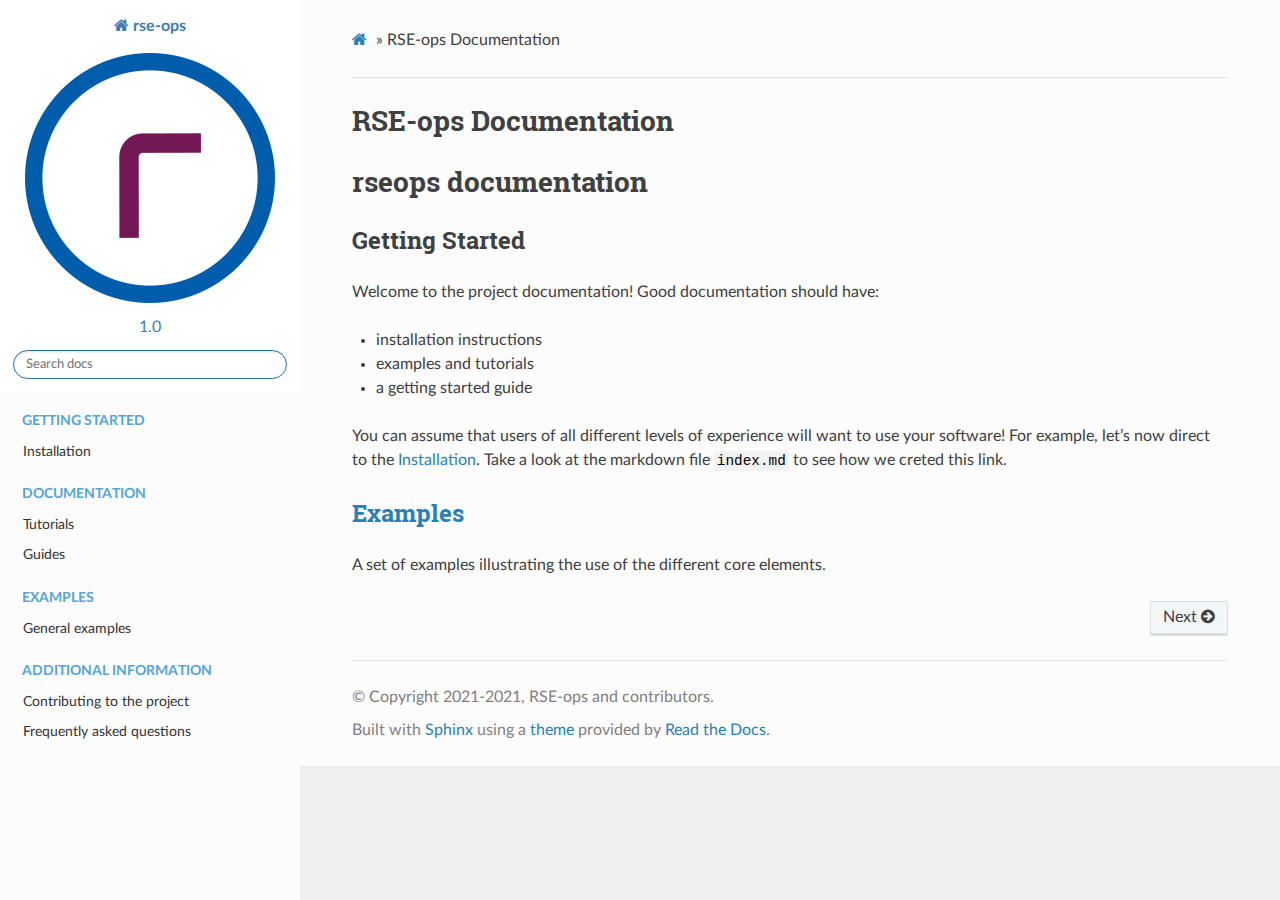
<file: index.html>
<!DOCTYPE html>
<html class="writer-html5" lang="en" >
<head>
  <meta charset="utf-8" /><meta name="generator" content="Docutils 0.17.1: http://docutils.sourceforge.net/" />

  <meta name="viewport" content="width=device-width, initial-scale=1.0" />
  <title>RSE-ops Documentation &mdash; rse-ops 1.0.0 documentation</title>
      <link rel="stylesheet" href="_static/pygments.css" type="text/css" />
      <link rel="stylesheet" href="_static/css/rseops.css" type="text/css" />
      <link rel="stylesheet" href="_static/copybutton.css" type="text/css" />
      <link rel="stylesheet" href="_static/css/rseops.css" type="text/css" />
      <link rel="stylesheet" href="_static/sg_gallery.css" type="text/css" />
      <link rel="stylesheet" href="_static/sg_gallery-binder.css" type="text/css" />
      <link rel="stylesheet" href="_static/sg_gallery-dataframe.css" type="text/css" />
      <link rel="stylesheet" href="_static/sg_gallery-rendered-html.css" type="text/css" />
      <link rel="stylesheet" href="_static/css/reset-syntax.css" type="text/css" />
      <link rel="stylesheet" href="_static/pygments.css" type="text/css" />
    <link rel="shortcut icon" href="_static/favicon.ico"/>
  <!--[if lt IE 9]>
    <script src="_static/js/html5shiv.min.js"></script>
  <![endif]-->
  
        <script data-url_root="./" id="documentation_options" src="_static/documentation_options.js"></script>
        <script src="_static/jquery.js"></script>
        <script src="_static/underscore.js"></script>
        <script src="_static/doctools.js"></script>
        <script src="_static/clipboard.min.js"></script>
        <script src="_static/copybutton.js"></script>
    <script src="_static/js/theme.js"></script>
    <link rel="index" title="Index" href="genindex.html" />
    <link rel="search" title="Search" href="search.html" />
    <link rel="next" title="Installation" href="tutorials/installation.html" /> 
</head>

<body class="wy-body-for-nav"> 
  <div class="wy-grid-for-nav">
    <nav data-toggle="wy-nav-shift" class="wy-nav-side">
      <div class="wy-side-scroll">
        <div class="wy-side-nav-search" >
            <a href="#" class="icon icon-home"> rse-ops
            <img src="_static/rse-ops-circle.png" class="logo" alt="Logo"/>
          </a>
              <div class="version">
                1.0
              </div>
<div role="search">
  <form id="rtd-search-form" class="wy-form" action="search.html" method="get">
    <input type="text" name="q" placeholder="Search docs" />
    <input type="hidden" name="check_keywords" value="yes" />
    <input type="hidden" name="area" value="default" />
  </form>
</div>
        </div><div class="wy-menu wy-menu-vertical" data-spy="affix" role="navigation" aria-label="Navigation menu">
              <p class="caption" role="heading"><span class="caption-text">Getting started</span></p>
<ul>
<li class="toctree-l1"><a class="reference internal" href="tutorials/installation.html">Installation</a></li>
</ul>
<p class="caption" role="heading"><span class="caption-text">Documentation</span></p>
<ul>
<li class="toctree-l1"><a class="reference internal" href="tutorials/index.html">Tutorials</a></li>
<li class="toctree-l1"><a class="reference internal" href="guides/index.html">Guides</a></li>
</ul>
<p class="caption" role="heading"><span class="caption-text">Examples</span></p>
<ul>
<li class="toctree-l1"><a class="reference internal" href="auto_examples/index.html">General examples</a></li>
</ul>
<p class="caption" role="heading"><span class="caption-text">Additional Information</span></p>
<ul>
<li class="toctree-l1"><a class="reference internal" href="tutorials/contributing.html">Contributing to the project</a></li>
<li class="toctree-l1"><a class="reference internal" href="faq/index.html">Frequently asked questions</a></li>
</ul>

        </div>
      </div>
    </nav>

    <section data-toggle="wy-nav-shift" class="wy-nav-content-wrap"><nav class="wy-nav-top" aria-label="Mobile navigation menu" >
          <i data-toggle="wy-nav-top" class="fa fa-bars"></i>
          <a href="#">rse-ops</a>
      </nav>

      <div class="wy-nav-content">
        <div class="rst-content">
          <div role="navigation" aria-label="Page navigation">
  <ul class="wy-breadcrumbs">
      <li><a href="#" class="icon icon-home"></a> &raquo;</li>
      <li>RSE-ops Documentation</li>
      <li class="wy-breadcrumbs-aside">
      </li>
  </ul>
  <hr/>
</div>
          <div role="main" class="document" itemscope="itemscope" itemtype="http://schema.org/Article">
           <div itemprop="articleBody">
             
  <section class="tex2jax_ignore mathjax_ignore" id="rse-ops-documentation">
<h1>RSE-ops Documentation<a class="headerlink" href="#rse-ops-documentation" title="Permalink to this headline">¶</a></h1>
</section>
<section class="tex2jax_ignore mathjax_ignore" id="rseops-documentation">
<h1>rseops documentation<a class="headerlink" href="#rseops-documentation" title="Permalink to this headline">¶</a></h1>
<div class="toctree-wrapper compound">
</div>
<div class="toctree-wrapper compound">
</div>
<div class="toctree-wrapper compound">
</div>
<div class="toctree-wrapper compound">
</div>
<section id="getting-started">
<h2>Getting Started<a class="headerlink" href="#getting-started" title="Permalink to this headline">¶</a></h2>
<p>Welcome to the project documentation! Good documentation should have:</p>
<ul class="simple">
<li><p>installation instructions</p></li>
<li><p>examples and tutorials</p></li>
<li><p>a getting started guide</p></li>
</ul>
<p>You can assume that users of all different levels of experience will want to use your software!
For example, let’s now direct to the <a class="reference internal" href="tutorials/installation.html"><span class="doc">Installation</span></a>.
Take a look at the markdown file <code class="docutils literal notranslate"><span class="pre">index.md</span></code> to see how we creted this link.</p>
</section>
<section id="examples">
<h2><a class="reference internal" href="auto_examples/index.html"><span class="doc">Examples</span></a><a class="headerlink" href="#examples" title="Permalink to this headline">¶</a></h2>
<p>A set of examples illustrating the use of the different core elements.</p>
</section>
</section>


           </div>
          </div>
          <footer><div class="rst-footer-buttons" role="navigation" aria-label="Footer">
        <a href="tutorials/installation.html" class="btn btn-neutral float-right" title="Installation" accesskey="n" rel="next">Next <span class="fa fa-arrow-circle-right" aria-hidden="true"></span></a>
    </div>

  <hr/>

  <div role="contentinfo">
    <p>&#169; Copyright 2021-2021, RSE-ops and contributors.</p>
  </div>

  Built with <a href="https://www.sphinx-doc.org/">Sphinx</a> using a
    <a href="https://github.com/readthedocs/sphinx_rtd_theme">theme</a>
    provided by <a href="https://readthedocs.org">Read the Docs</a>.
   

</footer>
        </div>
      </div>
    </section>
  </div>
  <script>
      jQuery(function () {
          SphinxRtdTheme.Navigation.enable(true);
      });
  </script> 

</body>
</html>
</file>
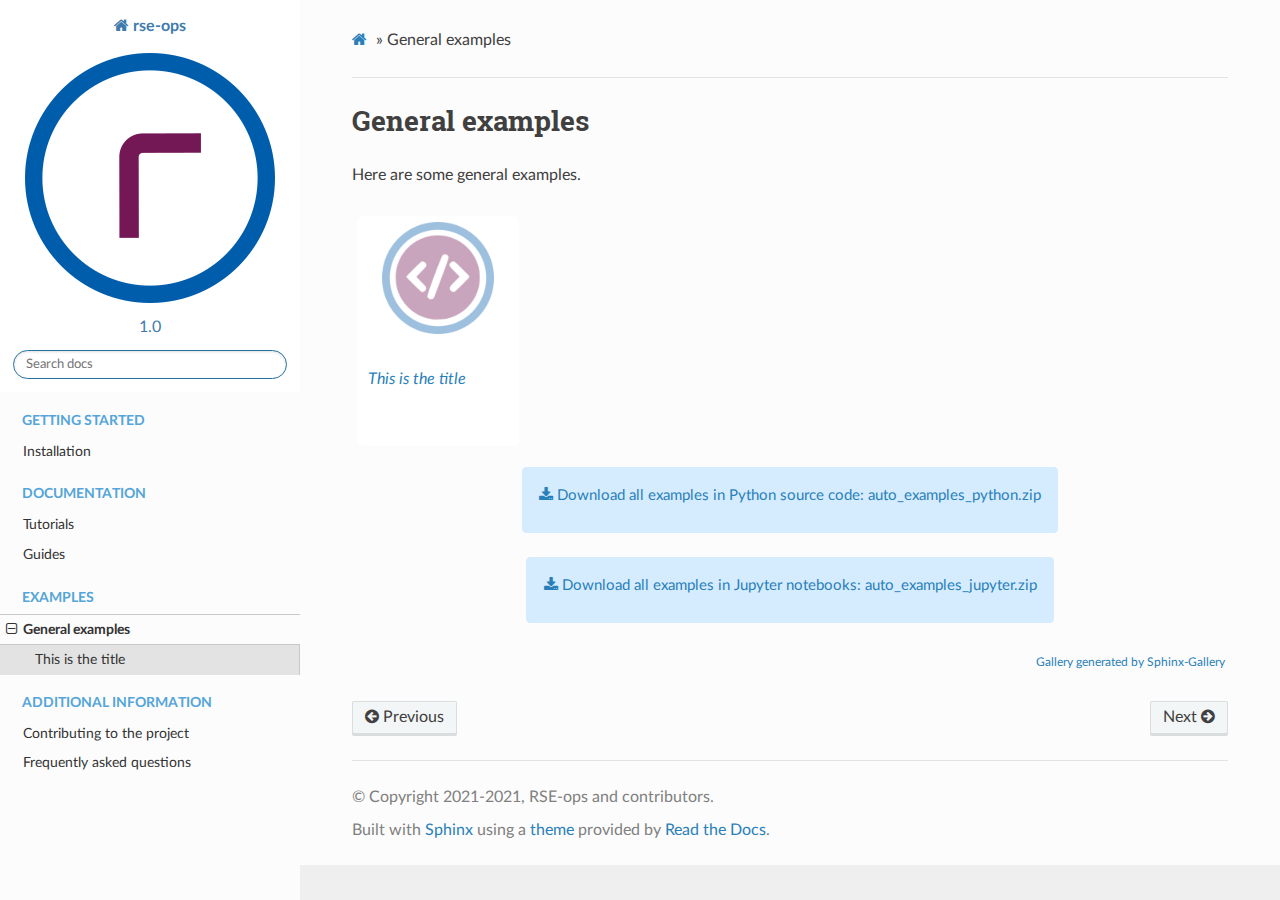
<file: auto_examples/index.html>
<!DOCTYPE html>
<html class="writer-html5" lang="en" >
<head>
  <meta charset="utf-8" /><meta name="generator" content="Docutils 0.17.1: http://docutils.sourceforge.net/" />

  <meta name="viewport" content="width=device-width, initial-scale=1.0" />
  <title>General examples &mdash; rse-ops 1.0.0 documentation</title>
      <link rel="stylesheet" href="../_static/pygments.css" type="text/css" />
      <link rel="stylesheet" href="../_static/css/rseops.css" type="text/css" />
      <link rel="stylesheet" href="../_static/copybutton.css" type="text/css" />
      <link rel="stylesheet" href="../_static/css/rseops.css" type="text/css" />
      <link rel="stylesheet" href="../_static/sg_gallery.css" type="text/css" />
      <link rel="stylesheet" href="../_static/sg_gallery-binder.css" type="text/css" />
      <link rel="stylesheet" href="../_static/sg_gallery-dataframe.css" type="text/css" />
      <link rel="stylesheet" href="../_static/sg_gallery-rendered-html.css" type="text/css" />
      <link rel="stylesheet" href="../_static/css/reset-syntax.css" type="text/css" />
      <link rel="stylesheet" href="../_static/pygments.css" type="text/css" />
    <link rel="shortcut icon" href="../_static/favicon.ico"/>
  <!--[if lt IE 9]>
    <script src="../_static/js/html5shiv.min.js"></script>
  <![endif]-->
  
        <script data-url_root="../" id="documentation_options" src="../_static/documentation_options.js"></script>
        <script src="../_static/jquery.js"></script>
        <script src="../_static/underscore.js"></script>
        <script src="../_static/doctools.js"></script>
        <script src="../_static/clipboard.min.js"></script>
        <script src="../_static/copybutton.js"></script>
    <script src="../_static/js/theme.js"></script>
    <link rel="index" title="Index" href="../genindex.html" />
    <link rel="search" title="Search" href="../search.html" />
    <link rel="next" title="This is the title" href="hello-world.html" />
    <link rel="prev" title="Writing documentation" href="../guides/writing_documentation.html" /> 
</head>

<body class="wy-body-for-nav"> 
  <div class="wy-grid-for-nav">
    <nav data-toggle="wy-nav-shift" class="wy-nav-side">
      <div class="wy-side-scroll">
        <div class="wy-side-nav-search" >
            <a href="../index.html" class="icon icon-home"> rse-ops
            <img src="../_static/rse-ops-circle.png" class="logo" alt="Logo"/>
          </a>
              <div class="version">
                1.0
              </div>
<div role="search">
  <form id="rtd-search-form" class="wy-form" action="../search.html" method="get">
    <input type="text" name="q" placeholder="Search docs" />
    <input type="hidden" name="check_keywords" value="yes" />
    <input type="hidden" name="area" value="default" />
  </form>
</div>
        </div><div class="wy-menu wy-menu-vertical" data-spy="affix" role="navigation" aria-label="Navigation menu">
              <p class="caption" role="heading"><span class="caption-text">Getting started</span></p>
<ul>
<li class="toctree-l1"><a class="reference internal" href="../tutorials/installation.html">Installation</a></li>
</ul>
<p class="caption" role="heading"><span class="caption-text">Documentation</span></p>
<ul>
<li class="toctree-l1"><a class="reference internal" href="../tutorials/index.html">Tutorials</a></li>
<li class="toctree-l1"><a class="reference internal" href="../guides/index.html">Guides</a></li>
</ul>
<p class="caption" role="heading"><span class="caption-text">Examples</span></p>
<ul class="current">
<li class="toctree-l1 current"><a class="current reference internal" href="#">General examples</a><ul>
<li class="toctree-l2"><a class="reference internal" href="hello-world.html">This is the title</a></li>
</ul>
</li>
</ul>
<p class="caption" role="heading"><span class="caption-text">Additional Information</span></p>
<ul>
<li class="toctree-l1"><a class="reference internal" href="../tutorials/contributing.html">Contributing to the project</a></li>
<li class="toctree-l1"><a class="reference internal" href="../faq/index.html">Frequently asked questions</a></li>
</ul>

        </div>
      </div>
    </nav>

    <section data-toggle="wy-nav-shift" class="wy-nav-content-wrap"><nav class="wy-nav-top" aria-label="Mobile navigation menu" >
          <i data-toggle="wy-nav-top" class="fa fa-bars"></i>
          <a href="../index.html">rse-ops</a>
      </nav>

      <div class="wy-nav-content">
        <div class="rst-content">
          <div role="navigation" aria-label="Page navigation">
  <ul class="wy-breadcrumbs">
      <li><a href="../index.html" class="icon icon-home"></a> &raquo;</li>
      <li>General examples</li>
      <li class="wy-breadcrumbs-aside">
      </li>
  </ul>
  <hr/>
</div>
          <div role="main" class="document" itemscope="itemscope" itemtype="http://schema.org/Article">
           <div itemprop="articleBody">
             
  <section id="general-examples">
<span id="sphx-glr-auto-examples"></span><span id="id1"></span><h1>General examples<a class="headerlink" href="#general-examples" title="Permalink to this headline">¶</a></h1>
<p>Here are some general examples.</p>
<div class="sphx-glr-thumbcontainer" tooltip="The title is required for the example to show up. Hello world!"><figure class="align-default" id="id2">
<img alt="This is the title" src="../_images/sphx_glr_hello-world_thumb.png" />
<figcaption>
<p><span class="caption-text"><a class="reference internal" href="hello-world.html#sphx-glr-auto-examples-hello-world-py"><span class="std std-ref">This is the title</span></a></span><a class="headerlink" href="#id2" title="Permalink to this image">¶</a></p>
</figcaption>
</figure>
</div><div class="toctree-wrapper compound">
</div>
<div class="sphx-glr-clear"></div><div class="sphx-glr-footer class sphx-glr-footer-gallery docutils container">
<div class="sphx-glr-download sphx-glr-download-python docutils container">
<p><a class="reference download internal" download="" href="../_downloads/07fcc19ba03226cd3d83d4e40ec44385/auto_examples_python.zip"><code class="xref download docutils literal notranslate"><span class="pre">Download</span> <span class="pre">all</span> <span class="pre">examples</span> <span class="pre">in</span> <span class="pre">Python</span> <span class="pre">source</span> <span class="pre">code:</span> <span class="pre">auto_examples_python.zip</span></code></a></p>
</div>
<div class="sphx-glr-download sphx-glr-download-jupyter docutils container">
<p><a class="reference download internal" download="" href="../_downloads/6f1e7a639e0699d6164445b55e6c116d/auto_examples_jupyter.zip"><code class="xref download docutils literal notranslate"><span class="pre">Download</span> <span class="pre">all</span> <span class="pre">examples</span> <span class="pre">in</span> <span class="pre">Jupyter</span> <span class="pre">notebooks:</span> <span class="pre">auto_examples_jupyter.zip</span></code></a></p>
</div>
</div>
<p class="sphx-glr-signature"><a class="reference external" href="https://sphinx-gallery.github.io">Gallery generated by Sphinx-Gallery</a></p>
</section>


           </div>
          </div>
          <footer><div class="rst-footer-buttons" role="navigation" aria-label="Footer">
        <a href="../guides/writing_documentation.html" class="btn btn-neutral float-left" title="Writing documentation" accesskey="p" rel="prev"><span class="fa fa-arrow-circle-left" aria-hidden="true"></span> Previous</a>
        <a href="hello-world.html" class="btn btn-neutral float-right" title="This is the title" accesskey="n" rel="next">Next <span class="fa fa-arrow-circle-right" aria-hidden="true"></span></a>
    </div>

  <hr/>

  <div role="contentinfo">
    <p>&#169; Copyright 2021-2021, RSE-ops and contributors.</p>
  </div>

  Built with <a href="https://www.sphinx-doc.org/">Sphinx</a> using a
    <a href="https://github.com/readthedocs/sphinx_rtd_theme">theme</a>
    provided by <a href="https://readthedocs.org">Read the Docs</a>.
   

</footer>
        </div>
      </div>
    </section>
  </div>
  <script>
      jQuery(function () {
          SphinxRtdTheme.Navigation.enable(true);
      });
  </script> 

</body>
</html>
</file>
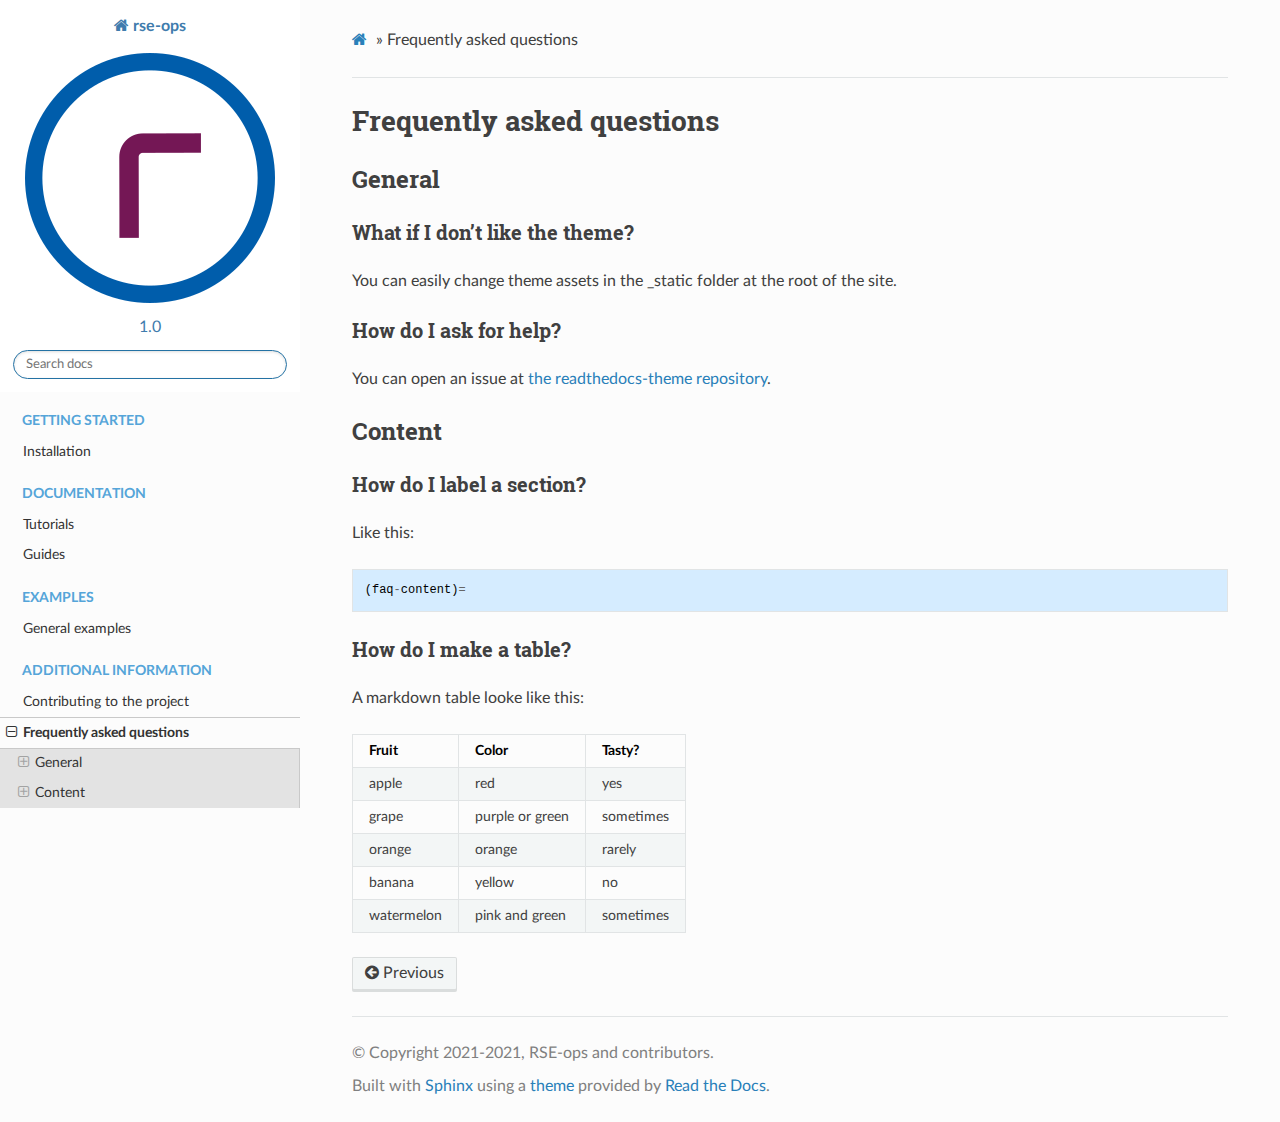
<file: faq/index.html>
<!DOCTYPE html>
<html class="writer-html5" lang="en" >
<head>
  <meta charset="utf-8" /><meta name="generator" content="Docutils 0.17.1: http://docutils.sourceforge.net/" />

  <meta name="viewport" content="width=device-width, initial-scale=1.0" />
  <title>Frequently asked questions &mdash; rse-ops 1.0.0 documentation</title>
      <link rel="stylesheet" href="../_static/pygments.css" type="text/css" />
      <link rel="stylesheet" href="../_static/css/rseops.css" type="text/css" />
      <link rel="stylesheet" href="../_static/copybutton.css" type="text/css" />
      <link rel="stylesheet" href="../_static/css/rseops.css" type="text/css" />
      <link rel="stylesheet" href="../_static/sg_gallery.css" type="text/css" />
      <link rel="stylesheet" href="../_static/sg_gallery-binder.css" type="text/css" />
      <link rel="stylesheet" href="../_static/sg_gallery-dataframe.css" type="text/css" />
      <link rel="stylesheet" href="../_static/sg_gallery-rendered-html.css" type="text/css" />
      <link rel="stylesheet" href="../_static/css/reset-syntax.css" type="text/css" />
      <link rel="stylesheet" href="../_static/pygments.css" type="text/css" />
    <link rel="shortcut icon" href="../_static/favicon.ico"/>
  <!--[if lt IE 9]>
    <script src="../_static/js/html5shiv.min.js"></script>
  <![endif]-->
  
        <script data-url_root="../" id="documentation_options" src="../_static/documentation_options.js"></script>
        <script src="../_static/jquery.js"></script>
        <script src="../_static/underscore.js"></script>
        <script src="../_static/doctools.js"></script>
        <script src="../_static/clipboard.min.js"></script>
        <script src="../_static/copybutton.js"></script>
    <script src="../_static/js/theme.js"></script>
    <link rel="index" title="Index" href="../genindex.html" />
    <link rel="search" title="Search" href="../search.html" />
    <link rel="prev" title="Contributing to the project" href="../tutorials/contributing.html" /> 
</head>

<body class="wy-body-for-nav"> 
  <div class="wy-grid-for-nav">
    <nav data-toggle="wy-nav-shift" class="wy-nav-side">
      <div class="wy-side-scroll">
        <div class="wy-side-nav-search" >
            <a href="../index.html" class="icon icon-home"> rse-ops
            <img src="../_static/rse-ops-circle.png" class="logo" alt="Logo"/>
          </a>
              <div class="version">
                1.0
              </div>
<div role="search">
  <form id="rtd-search-form" class="wy-form" action="../search.html" method="get">
    <input type="text" name="q" placeholder="Search docs" />
    <input type="hidden" name="check_keywords" value="yes" />
    <input type="hidden" name="area" value="default" />
  </form>
</div>
        </div><div class="wy-menu wy-menu-vertical" data-spy="affix" role="navigation" aria-label="Navigation menu">
              <p class="caption" role="heading"><span class="caption-text">Getting started</span></p>
<ul>
<li class="toctree-l1"><a class="reference internal" href="../tutorials/installation.html">Installation</a></li>
</ul>
<p class="caption" role="heading"><span class="caption-text">Documentation</span></p>
<ul>
<li class="toctree-l1"><a class="reference internal" href="../tutorials/index.html">Tutorials</a></li>
<li class="toctree-l1"><a class="reference internal" href="../guides/index.html">Guides</a></li>
</ul>
<p class="caption" role="heading"><span class="caption-text">Examples</span></p>
<ul>
<li class="toctree-l1"><a class="reference internal" href="../auto_examples/index.html">General examples</a></li>
</ul>
<p class="caption" role="heading"><span class="caption-text">Additional Information</span></p>
<ul class="current">
<li class="toctree-l1"><a class="reference internal" href="../tutorials/contributing.html">Contributing to the project</a></li>
<li class="toctree-l1 current"><a class="current reference internal" href="#">Frequently asked questions</a><ul>
<li class="toctree-l2"><a class="reference internal" href="#general">General</a><ul>
<li class="toctree-l3"><a class="reference internal" href="#what-if-i-don-t-like-the-theme">What if I don’t like the theme?</a></li>
<li class="toctree-l3"><a class="reference internal" href="#how-do-i-ask-for-help">How do I ask for help?</a></li>
</ul>
</li>
<li class="toctree-l2"><a class="reference internal" href="#content">Content</a><ul>
<li class="toctree-l3"><a class="reference internal" href="#how-do-i-label-a-section">How do I label a section?</a></li>
<li class="toctree-l3"><a class="reference internal" href="#how-do-i-make-a-table">How do I make a table?</a></li>
</ul>
</li>
</ul>
</li>
</ul>

        </div>
      </div>
    </nav>

    <section data-toggle="wy-nav-shift" class="wy-nav-content-wrap"><nav class="wy-nav-top" aria-label="Mobile navigation menu" >
          <i data-toggle="wy-nav-top" class="fa fa-bars"></i>
          <a href="../index.html">rse-ops</a>
      </nav>

      <div class="wy-nav-content">
        <div class="rst-content">
          <div role="navigation" aria-label="Page navigation">
  <ul class="wy-breadcrumbs">
      <li><a href="../index.html" class="icon icon-home"></a> &raquo;</li>
      <li>Frequently asked questions</li>
      <li class="wy-breadcrumbs-aside">
      </li>
  </ul>
  <hr/>
</div>
          <div role="main" class="document" itemscope="itemscope" itemtype="http://schema.org/Article">
           <div itemprop="articleBody">
             
  <section class="tex2jax_ignore mathjax_ignore" id="frequently-asked-questions">
<span id="faq"></span><h1>Frequently asked questions<a class="headerlink" href="#frequently-asked-questions" title="Permalink to this headline">¶</a></h1>
<section id="general">
<span id="faq-general"></span><h2>General<a class="headerlink" href="#general" title="Permalink to this headline">¶</a></h2>
<section id="what-if-i-don-t-like-the-theme">
<h3>What if I don’t like the theme?<a class="headerlink" href="#what-if-i-don-t-like-the-theme" title="Permalink to this headline">¶</a></h3>
<p>You can easily change theme assets in the _static folder at the root of the site.</p>
</section>
<section id="how-do-i-ask-for-help">
<h3>How do I ask for help?<a class="headerlink" href="#how-do-i-ask-for-help" title="Permalink to this headline">¶</a></h3>
<p>You can open an issue at <a class="reference external" href="https://github.com/rse-ops/readthedocs-theme">the readthedocs-theme repository</a>.</p>
</section>
</section>
<section id="content">
<span id="faq-content"></span><h2>Content<a class="headerlink" href="#content" title="Permalink to this headline">¶</a></h2>
<section id="how-do-i-label-a-section">
<h3>How do I label a section?<a class="headerlink" href="#how-do-i-label-a-section" title="Permalink to this headline">¶</a></h3>
<p>Like this:</p>
<div class="highlight-default notranslate"><div class="highlight"><pre><span></span><span class="p">(</span><span class="n">faq</span><span class="o">-</span><span class="n">content</span><span class="p">)</span><span class="o">=</span>
</pre></div>
</div>
</section>
<section id="how-do-i-make-a-table">
<h3>How do I make a table?<a class="headerlink" href="#how-do-i-make-a-table" title="Permalink to this headline">¶</a></h3>
<p>A markdown table looke like this:</p>
<table class="colwidths-auto docutils align-default">
<thead>
<tr class="row-odd"><th class="head"><p>Fruit</p></th>
<th class="head"><p>Color</p></th>
<th class="head"><p>Tasty?</p></th>
</tr>
</thead>
<tbody>
<tr class="row-even"><td><p>apple</p></td>
<td><p>red</p></td>
<td><p>yes</p></td>
</tr>
<tr class="row-odd"><td><p>grape</p></td>
<td><p>purple or green</p></td>
<td><p>sometimes</p></td>
</tr>
<tr class="row-even"><td><p>orange</p></td>
<td><p>orange</p></td>
<td><p>rarely</p></td>
</tr>
<tr class="row-odd"><td><p>banana</p></td>
<td><p>yellow</p></td>
<td><p>no</p></td>
</tr>
<tr class="row-even"><td><p>watermelon</p></td>
<td><p>pink and green</p></td>
<td><p>sometimes</p></td>
</tr>
</tbody>
</table>
</section>
</section>
</section>


           </div>
          </div>
          <footer><div class="rst-footer-buttons" role="navigation" aria-label="Footer">
        <a href="../tutorials/contributing.html" class="btn btn-neutral float-left" title="Contributing to the project" accesskey="p" rel="prev"><span class="fa fa-arrow-circle-left" aria-hidden="true"></span> Previous</a>
    </div>

  <hr/>

  <div role="contentinfo">
    <p>&#169; Copyright 2021-2021, RSE-ops and contributors.</p>
  </div>

  Built with <a href="https://www.sphinx-doc.org/">Sphinx</a> using a
    <a href="https://github.com/readthedocs/sphinx_rtd_theme">theme</a>
    provided by <a href="https://readthedocs.org">Read the Docs</a>.
   

</footer>
        </div>
      </div>
    </section>
  </div>
  <script>
      jQuery(function () {
          SphinxRtdTheme.Navigation.enable(true);
      });
  </script> 

</body>
</html>
</file>
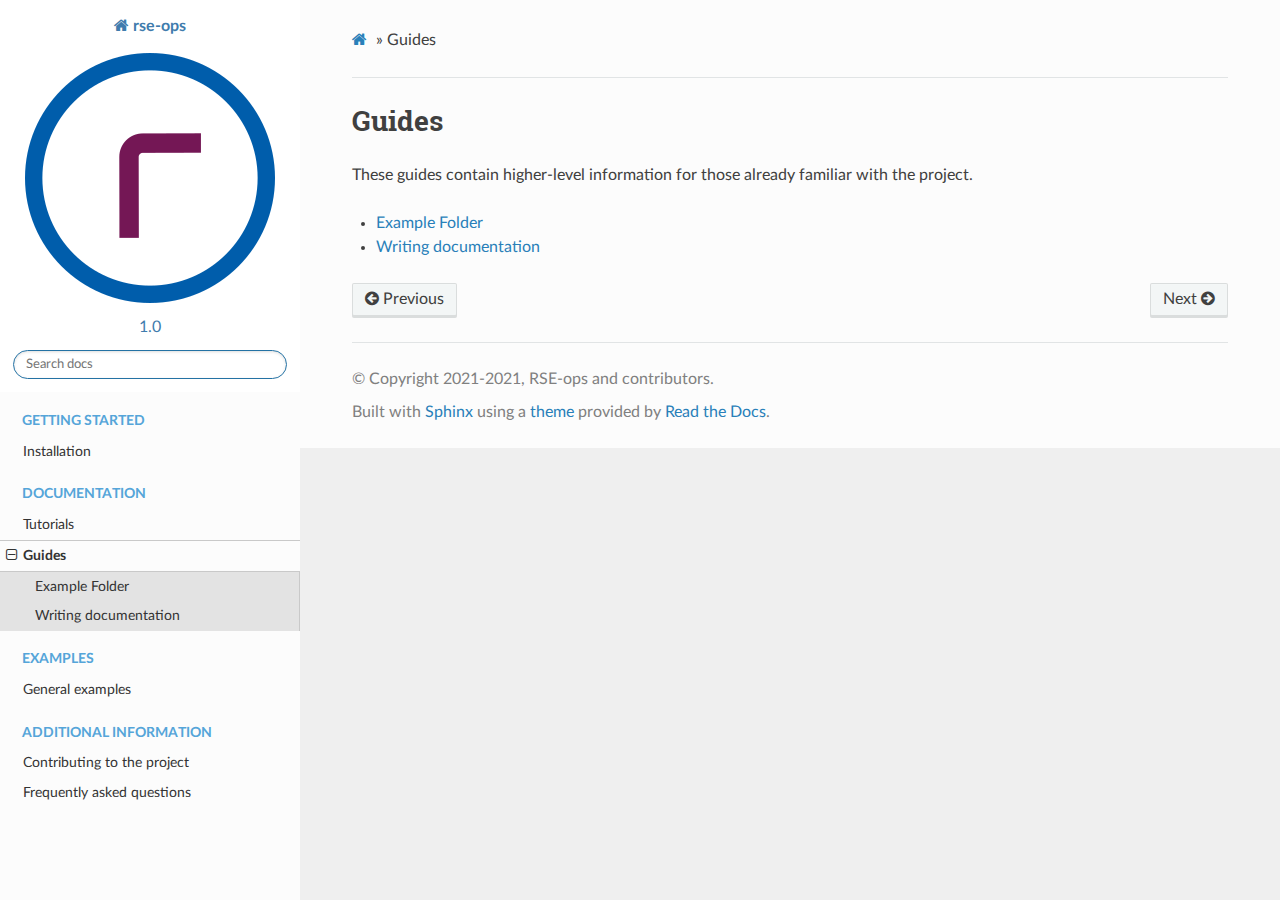
<file: guides/index.html>
<!DOCTYPE html>
<html class="writer-html5" lang="en" >
<head>
  <meta charset="utf-8" /><meta name="generator" content="Docutils 0.17.1: http://docutils.sourceforge.net/" />

  <meta name="viewport" content="width=device-width, initial-scale=1.0" />
  <title>Guides &mdash; rse-ops 1.0.0 documentation</title>
      <link rel="stylesheet" href="../_static/pygments.css" type="text/css" />
      <link rel="stylesheet" href="../_static/css/rseops.css" type="text/css" />
      <link rel="stylesheet" href="../_static/copybutton.css" type="text/css" />
      <link rel="stylesheet" href="../_static/css/rseops.css" type="text/css" />
      <link rel="stylesheet" href="../_static/sg_gallery.css" type="text/css" />
      <link rel="stylesheet" href="../_static/sg_gallery-binder.css" type="text/css" />
      <link rel="stylesheet" href="../_static/sg_gallery-dataframe.css" type="text/css" />
      <link rel="stylesheet" href="../_static/sg_gallery-rendered-html.css" type="text/css" />
      <link rel="stylesheet" href="../_static/css/reset-syntax.css" type="text/css" />
      <link rel="stylesheet" href="../_static/pygments.css" type="text/css" />
    <link rel="shortcut icon" href="../_static/favicon.ico"/>
  <!--[if lt IE 9]>
    <script src="../_static/js/html5shiv.min.js"></script>
  <![endif]-->
  
        <script data-url_root="../" id="documentation_options" src="../_static/documentation_options.js"></script>
        <script src="../_static/jquery.js"></script>
        <script src="../_static/underscore.js"></script>
        <script src="../_static/doctools.js"></script>
        <script src="../_static/clipboard.min.js"></script>
        <script src="../_static/copybutton.js"></script>
    <script src="../_static/js/theme.js"></script>
    <link rel="index" title="Index" href="../genindex.html" />
    <link rel="search" title="Search" href="../search.html" />
    <link rel="next" title="Example Folder" href="example/index.html" />
    <link rel="prev" title="Contributing a documentation change" href="../tutorials/contributing_docs.html" /> 
</head>

<body class="wy-body-for-nav"> 
  <div class="wy-grid-for-nav">
    <nav data-toggle="wy-nav-shift" class="wy-nav-side">
      <div class="wy-side-scroll">
        <div class="wy-side-nav-search" >
            <a href="../index.html" class="icon icon-home"> rse-ops
            <img src="../_static/rse-ops-circle.png" class="logo" alt="Logo"/>
          </a>
              <div class="version">
                1.0
              </div>
<div role="search">
  <form id="rtd-search-form" class="wy-form" action="../search.html" method="get">
    <input type="text" name="q" placeholder="Search docs" />
    <input type="hidden" name="check_keywords" value="yes" />
    <input type="hidden" name="area" value="default" />
  </form>
</div>
        </div><div class="wy-menu wy-menu-vertical" data-spy="affix" role="navigation" aria-label="Navigation menu">
              <p class="caption" role="heading"><span class="caption-text">Getting started</span></p>
<ul>
<li class="toctree-l1"><a class="reference internal" href="../tutorials/installation.html">Installation</a></li>
</ul>
<p class="caption" role="heading"><span class="caption-text">Documentation</span></p>
<ul class="current">
<li class="toctree-l1"><a class="reference internal" href="../tutorials/index.html">Tutorials</a></li>
<li class="toctree-l1 current"><a class="current reference internal" href="#">Guides</a><ul>
<li class="toctree-l2"><a class="reference internal" href="example/index.html">Example Folder</a></li>
<li class="toctree-l2"><a class="reference internal" href="writing_documentation.html">Writing documentation</a></li>
</ul>
</li>
</ul>
<p class="caption" role="heading"><span class="caption-text">Examples</span></p>
<ul>
<li class="toctree-l1"><a class="reference internal" href="../auto_examples/index.html">General examples</a></li>
</ul>
<p class="caption" role="heading"><span class="caption-text">Additional Information</span></p>
<ul>
<li class="toctree-l1"><a class="reference internal" href="../tutorials/contributing.html">Contributing to the project</a></li>
<li class="toctree-l1"><a class="reference internal" href="../faq/index.html">Frequently asked questions</a></li>
</ul>

        </div>
      </div>
    </nav>

    <section data-toggle="wy-nav-shift" class="wy-nav-content-wrap"><nav class="wy-nav-top" aria-label="Mobile navigation menu" >
          <i data-toggle="wy-nav-top" class="fa fa-bars"></i>
          <a href="../index.html">rse-ops</a>
      </nav>

      <div class="wy-nav-content">
        <div class="rst-content">
          <div role="navigation" aria-label="Page navigation">
  <ul class="wy-breadcrumbs">
      <li><a href="../index.html" class="icon icon-home"></a> &raquo;</li>
      <li>Guides</li>
      <li class="wy-breadcrumbs-aside">
      </li>
  </ul>
  <hr/>
</div>
          <div role="main" class="document" itemscope="itemscope" itemtype="http://schema.org/Article">
           <div itemprop="articleBody">
             
  <section class="tex2jax_ignore mathjax_ignore" id="guides">
<h1>Guides<a class="headerlink" href="#guides" title="Permalink to this headline">¶</a></h1>
<p>These guides contain higher-level information for those already familiar with
the project.</p>
<div class="toctree-wrapper compound">
<ul>
<li class="toctree-l1"><a class="reference internal" href="example/index.html">Example Folder</a></li>
<li class="toctree-l1"><a class="reference internal" href="writing_documentation.html">Writing documentation</a></li>
</ul>
</div>
</section>


           </div>
          </div>
          <footer><div class="rst-footer-buttons" role="navigation" aria-label="Footer">
        <a href="../tutorials/contributing_docs.html" class="btn btn-neutral float-left" title="Contributing a documentation change" accesskey="p" rel="prev"><span class="fa fa-arrow-circle-left" aria-hidden="true"></span> Previous</a>
        <a href="example/index.html" class="btn btn-neutral float-right" title="Example Folder" accesskey="n" rel="next">Next <span class="fa fa-arrow-circle-right" aria-hidden="true"></span></a>
    </div>

  <hr/>

  <div role="contentinfo">
    <p>&#169; Copyright 2021-2021, RSE-ops and contributors.</p>
  </div>

  Built with <a href="https://www.sphinx-doc.org/">Sphinx</a> using a
    <a href="https://github.com/readthedocs/sphinx_rtd_theme">theme</a>
    provided by <a href="https://readthedocs.org">Read the Docs</a>.
   

</footer>
        </div>
      </div>
    </section>
  </div>
  <script>
      jQuery(function () {
          SphinxRtdTheme.Navigation.enable(true);
      });
  </script> 

</body>
</html>
</file>
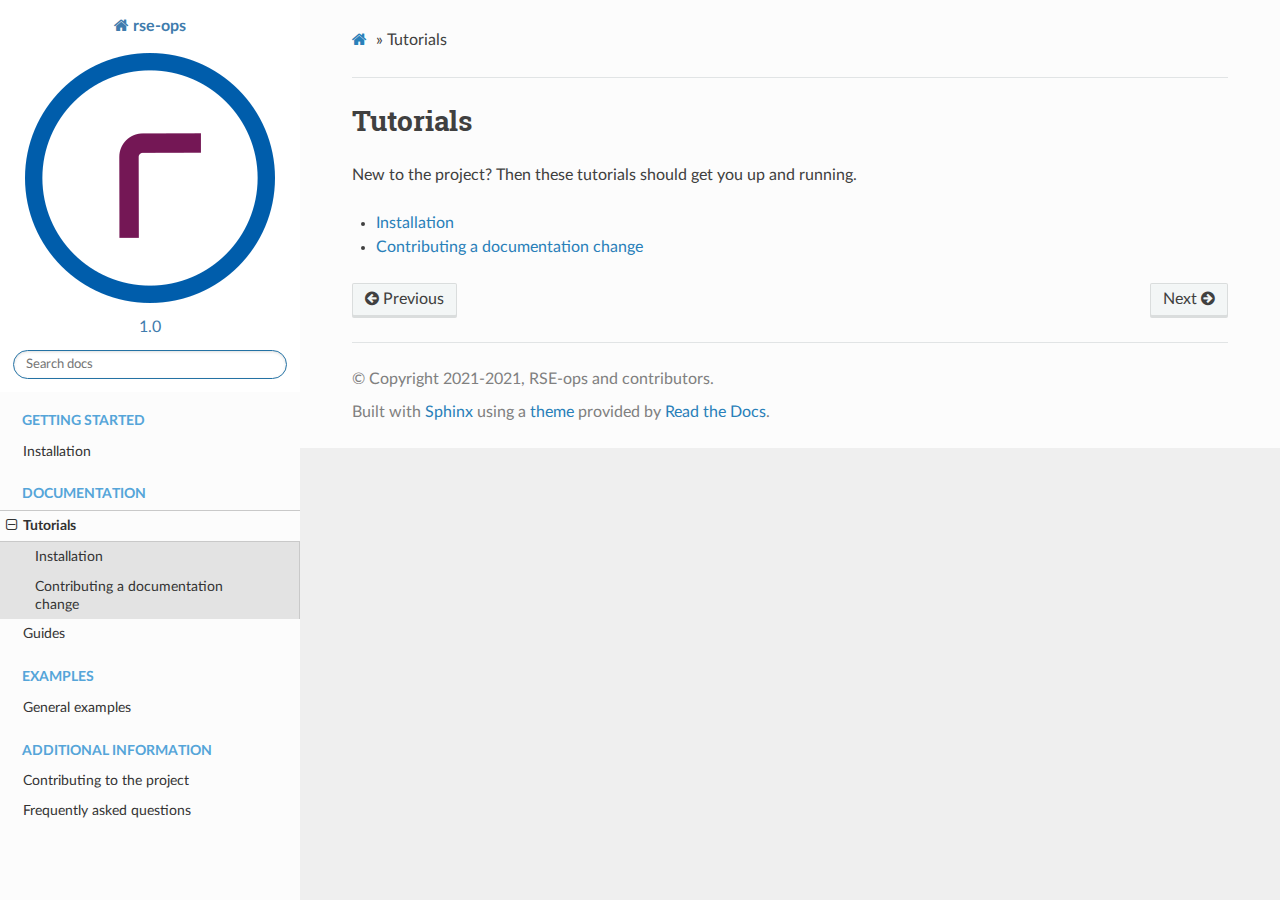
<file: tutorials/index.html>
<!DOCTYPE html>
<html class="writer-html5" lang="en" >
<head>
  <meta charset="utf-8" /><meta name="generator" content="Docutils 0.17.1: http://docutils.sourceforge.net/" />

  <meta name="viewport" content="width=device-width, initial-scale=1.0" />
  <title>Tutorials &mdash; rse-ops 1.0.0 documentation</title>
      <link rel="stylesheet" href="../_static/pygments.css" type="text/css" />
      <link rel="stylesheet" href="../_static/css/rseops.css" type="text/css" />
      <link rel="stylesheet" href="../_static/copybutton.css" type="text/css" />
      <link rel="stylesheet" href="../_static/css/rseops.css" type="text/css" />
      <link rel="stylesheet" href="../_static/sg_gallery.css" type="text/css" />
      <link rel="stylesheet" href="../_static/sg_gallery-binder.css" type="text/css" />
      <link rel="stylesheet" href="../_static/sg_gallery-dataframe.css" type="text/css" />
      <link rel="stylesheet" href="../_static/sg_gallery-rendered-html.css" type="text/css" />
      <link rel="stylesheet" href="../_static/css/reset-syntax.css" type="text/css" />
      <link rel="stylesheet" href="../_static/pygments.css" type="text/css" />
    <link rel="shortcut icon" href="../_static/favicon.ico"/>
  <!--[if lt IE 9]>
    <script src="../_static/js/html5shiv.min.js"></script>
  <![endif]-->
  
        <script data-url_root="../" id="documentation_options" src="../_static/documentation_options.js"></script>
        <script src="../_static/jquery.js"></script>
        <script src="../_static/underscore.js"></script>
        <script src="../_static/doctools.js"></script>
        <script src="../_static/clipboard.min.js"></script>
        <script src="../_static/copybutton.js"></script>
    <script src="../_static/js/theme.js"></script>
    <link rel="index" title="Index" href="../genindex.html" />
    <link rel="search" title="Search" href="../search.html" />
    <link rel="next" title="Contributing a documentation change" href="contributing_docs.html" />
    <link rel="prev" title="Installation" href="installation.html" /> 
</head>

<body class="wy-body-for-nav"> 
  <div class="wy-grid-for-nav">
    <nav data-toggle="wy-nav-shift" class="wy-nav-side">
      <div class="wy-side-scroll">
        <div class="wy-side-nav-search" >
            <a href="../index.html" class="icon icon-home"> rse-ops
            <img src="../_static/rse-ops-circle.png" class="logo" alt="Logo"/>
          </a>
              <div class="version">
                1.0
              </div>
<div role="search">
  <form id="rtd-search-form" class="wy-form" action="../search.html" method="get">
    <input type="text" name="q" placeholder="Search docs" />
    <input type="hidden" name="check_keywords" value="yes" />
    <input type="hidden" name="area" value="default" />
  </form>
</div>
        </div><div class="wy-menu wy-menu-vertical" data-spy="affix" role="navigation" aria-label="Navigation menu">
              <p class="caption" role="heading"><span class="caption-text">Getting started</span></p>
<ul>
<li class="toctree-l1"><a class="reference internal" href="installation.html">Installation</a></li>
</ul>
<p class="caption" role="heading"><span class="caption-text">Documentation</span></p>
<ul class="current">
<li class="toctree-l1 current"><a class="current reference internal" href="#">Tutorials</a><ul>
<li class="toctree-l2"><a class="reference internal" href="installation.html">Installation</a></li>
<li class="toctree-l2"><a class="reference internal" href="contributing_docs.html">Contributing a documentation change</a></li>
</ul>
</li>
<li class="toctree-l1"><a class="reference internal" href="../guides/index.html">Guides</a></li>
</ul>
<p class="caption" role="heading"><span class="caption-text">Examples</span></p>
<ul>
<li class="toctree-l1"><a class="reference internal" href="../auto_examples/index.html">General examples</a></li>
</ul>
<p class="caption" role="heading"><span class="caption-text">Additional Information</span></p>
<ul>
<li class="toctree-l1"><a class="reference internal" href="contributing.html">Contributing to the project</a></li>
<li class="toctree-l1"><a class="reference internal" href="../faq/index.html">Frequently asked questions</a></li>
</ul>

        </div>
      </div>
    </nav>

    <section data-toggle="wy-nav-shift" class="wy-nav-content-wrap"><nav class="wy-nav-top" aria-label="Mobile navigation menu" >
          <i data-toggle="wy-nav-top" class="fa fa-bars"></i>
          <a href="../index.html">rse-ops</a>
      </nav>

      <div class="wy-nav-content">
        <div class="rst-content">
          <div role="navigation" aria-label="Page navigation">
  <ul class="wy-breadcrumbs">
      <li><a href="../index.html" class="icon icon-home"></a> &raquo;</li>
      <li>Tutorials</li>
      <li class="wy-breadcrumbs-aside">
      </li>
  </ul>
  <hr/>
</div>
          <div role="main" class="document" itemscope="itemscope" itemtype="http://schema.org/Article">
           <div itemprop="articleBody">
             
  <section class="tex2jax_ignore mathjax_ignore" id="tutorials">
<h1>Tutorials<a class="headerlink" href="#tutorials" title="Permalink to this headline">¶</a></h1>
<p>New to the project? Then these tutorials should get you up and running.</p>
<div class="toctree-wrapper compound">
<ul>
<li class="toctree-l1"><a class="reference internal" href="installation.html">Installation</a></li>
<li class="toctree-l1"><a class="reference internal" href="contributing_docs.html">Contributing a documentation change</a></li>
</ul>
</div>
</section>


           </div>
          </div>
          <footer><div class="rst-footer-buttons" role="navigation" aria-label="Footer">
        <a href="installation.html" class="btn btn-neutral float-left" title="Installation" accesskey="p" rel="prev"><span class="fa fa-arrow-circle-left" aria-hidden="true"></span> Previous</a>
        <a href="contributing_docs.html" class="btn btn-neutral float-right" title="Contributing a documentation change" accesskey="n" rel="next">Next <span class="fa fa-arrow-circle-right" aria-hidden="true"></span></a>
    </div>

  <hr/>

  <div role="contentinfo">
    <p>&#169; Copyright 2021-2021, RSE-ops and contributors.</p>
  </div>

  Built with <a href="https://www.sphinx-doc.org/">Sphinx</a> using a
    <a href="https://github.com/readthedocs/sphinx_rtd_theme">theme</a>
    provided by <a href="https://readthedocs.org">Read the Docs</a>.
   

</footer>
        </div>
      </div>
    </section>
  </div>
  <script>
      jQuery(function () {
          SphinxRtdTheme.Navigation.enable(true);
      });
  </script> 

</body>
</html>
</file>
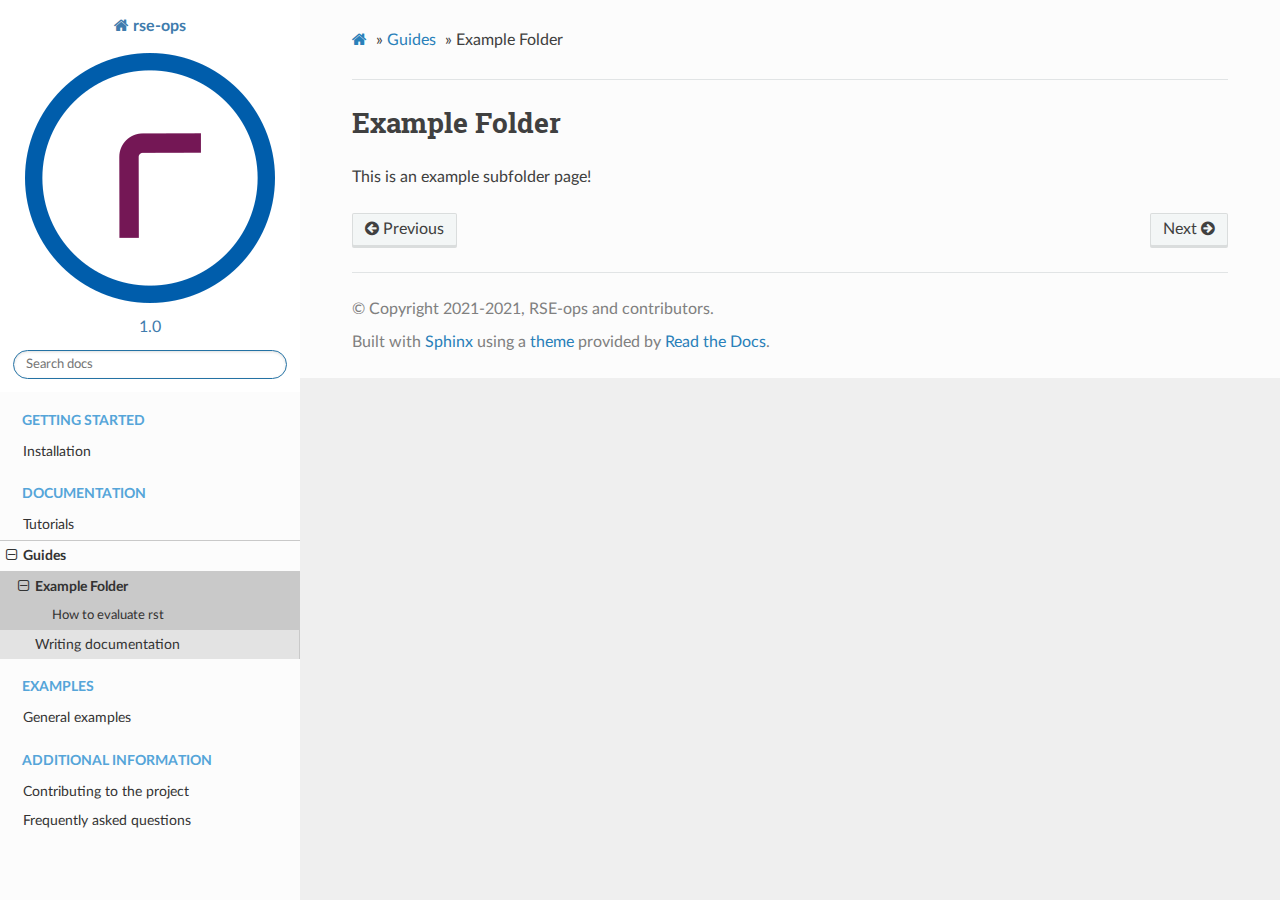
<file: guides/example/index.html>
<!DOCTYPE html>
<html class="writer-html5" lang="en" >
<head>
  <meta charset="utf-8" /><meta name="generator" content="Docutils 0.17.1: http://docutils.sourceforge.net/" />

  <meta name="viewport" content="width=device-width, initial-scale=1.0" />
  <title>Example Folder &mdash; rse-ops 1.0.0 documentation</title>
      <link rel="stylesheet" href="../../_static/pygments.css" type="text/css" />
      <link rel="stylesheet" href="../../_static/css/rseops.css" type="text/css" />
      <link rel="stylesheet" href="../../_static/copybutton.css" type="text/css" />
      <link rel="stylesheet" href="../../_static/css/rseops.css" type="text/css" />
      <link rel="stylesheet" href="../../_static/sg_gallery.css" type="text/css" />
      <link rel="stylesheet" href="../../_static/sg_gallery-binder.css" type="text/css" />
      <link rel="stylesheet" href="../../_static/sg_gallery-dataframe.css" type="text/css" />
      <link rel="stylesheet" href="../../_static/sg_gallery-rendered-html.css" type="text/css" />
      <link rel="stylesheet" href="../../_static/css/reset-syntax.css" type="text/css" />
      <link rel="stylesheet" href="../../_static/pygments.css" type="text/css" />
    <link rel="shortcut icon" href="../../_static/favicon.ico"/>
  <!--[if lt IE 9]>
    <script src="../../_static/js/html5shiv.min.js"></script>
  <![endif]-->
  
        <script data-url_root="../../" id="documentation_options" src="../../_static/documentation_options.js"></script>
        <script src="../../_static/jquery.js"></script>
        <script src="../../_static/underscore.js"></script>
        <script src="../../_static/doctools.js"></script>
        <script src="../../_static/clipboard.min.js"></script>
        <script src="../../_static/copybutton.js"></script>
    <script src="../../_static/js/theme.js"></script>
    <link rel="index" title="Index" href="../../genindex.html" />
    <link rel="search" title="Search" href="../../search.html" />
    <link rel="next" title="How to evaluate rst" href="another.html" />
    <link rel="prev" title="Guides" href="../index.html" /> 
</head>

<body class="wy-body-for-nav"> 
  <div class="wy-grid-for-nav">
    <nav data-toggle="wy-nav-shift" class="wy-nav-side">
      <div class="wy-side-scroll">
        <div class="wy-side-nav-search" >
            <a href="../../index.html" class="icon icon-home"> rse-ops
            <img src="../../_static/rse-ops-circle.png" class="logo" alt="Logo"/>
          </a>
              <div class="version">
                1.0
              </div>
<div role="search">
  <form id="rtd-search-form" class="wy-form" action="../../search.html" method="get">
    <input type="text" name="q" placeholder="Search docs" />
    <input type="hidden" name="check_keywords" value="yes" />
    <input type="hidden" name="area" value="default" />
  </form>
</div>
        </div><div class="wy-menu wy-menu-vertical" data-spy="affix" role="navigation" aria-label="Navigation menu">
              <p class="caption" role="heading"><span class="caption-text">Getting started</span></p>
<ul>
<li class="toctree-l1"><a class="reference internal" href="../../tutorials/installation.html">Installation</a></li>
</ul>
<p class="caption" role="heading"><span class="caption-text">Documentation</span></p>
<ul class="current">
<li class="toctree-l1"><a class="reference internal" href="../../tutorials/index.html">Tutorials</a></li>
<li class="toctree-l1 current"><a class="reference internal" href="../index.html">Guides</a><ul class="current">
<li class="toctree-l2 current"><a class="current reference internal" href="#">Example Folder</a><ul>
<li class="toctree-l3"><a class="reference internal" href="another.html">How to evaluate rst</a></li>
</ul>
</li>
<li class="toctree-l2"><a class="reference internal" href="../writing_documentation.html">Writing documentation</a></li>
</ul>
</li>
</ul>
<p class="caption" role="heading"><span class="caption-text">Examples</span></p>
<ul>
<li class="toctree-l1"><a class="reference internal" href="../../auto_examples/index.html">General examples</a></li>
</ul>
<p class="caption" role="heading"><span class="caption-text">Additional Information</span></p>
<ul>
<li class="toctree-l1"><a class="reference internal" href="../../tutorials/contributing.html">Contributing to the project</a></li>
<li class="toctree-l1"><a class="reference internal" href="../../faq/index.html">Frequently asked questions</a></li>
</ul>

        </div>
      </div>
    </nav>

    <section data-toggle="wy-nav-shift" class="wy-nav-content-wrap"><nav class="wy-nav-top" aria-label="Mobile navigation menu" >
          <i data-toggle="wy-nav-top" class="fa fa-bars"></i>
          <a href="../../index.html">rse-ops</a>
      </nav>

      <div class="wy-nav-content">
        <div class="rst-content">
          <div role="navigation" aria-label="Page navigation">
  <ul class="wy-breadcrumbs">
      <li><a href="../../index.html" class="icon icon-home"></a> &raquo;</li>
          <li><a href="../index.html">Guides</a> &raquo;</li>
      <li>Example Folder</li>
      <li class="wy-breadcrumbs-aside">
      </li>
  </ul>
  <hr/>
</div>
          <div role="main" class="document" itemscope="itemscope" itemtype="http://schema.org/Article">
           <div itemprop="articleBody">
             
  <section class="tex2jax_ignore mathjax_ignore" id="example-folder">
<h1>Example Folder<a class="headerlink" href="#example-folder" title="Permalink to this headline">¶</a></h1>
<p>This is an example subfolder page!</p>
<div class="toctree-wrapper compound">
</div>
</section>


           </div>
          </div>
          <footer><div class="rst-footer-buttons" role="navigation" aria-label="Footer">
        <a href="../index.html" class="btn btn-neutral float-left" title="Guides" accesskey="p" rel="prev"><span class="fa fa-arrow-circle-left" aria-hidden="true"></span> Previous</a>
        <a href="another.html" class="btn btn-neutral float-right" title="How to evaluate rst" accesskey="n" rel="next">Next <span class="fa fa-arrow-circle-right" aria-hidden="true"></span></a>
    </div>

  <hr/>

  <div role="contentinfo">
    <p>&#169; Copyright 2021-2021, RSE-ops and contributors.</p>
  </div>

  Built with <a href="https://www.sphinx-doc.org/">Sphinx</a> using a
    <a href="https://github.com/readthedocs/sphinx_rtd_theme">theme</a>
    provided by <a href="https://readthedocs.org">Read the Docs</a>.
   

</footer>
        </div>
      </div>
    </section>
  </div>
  <script>
      jQuery(function () {
          SphinxRtdTheme.Navigation.enable(true);
      });
  </script> 

</body>
</html>
</file>
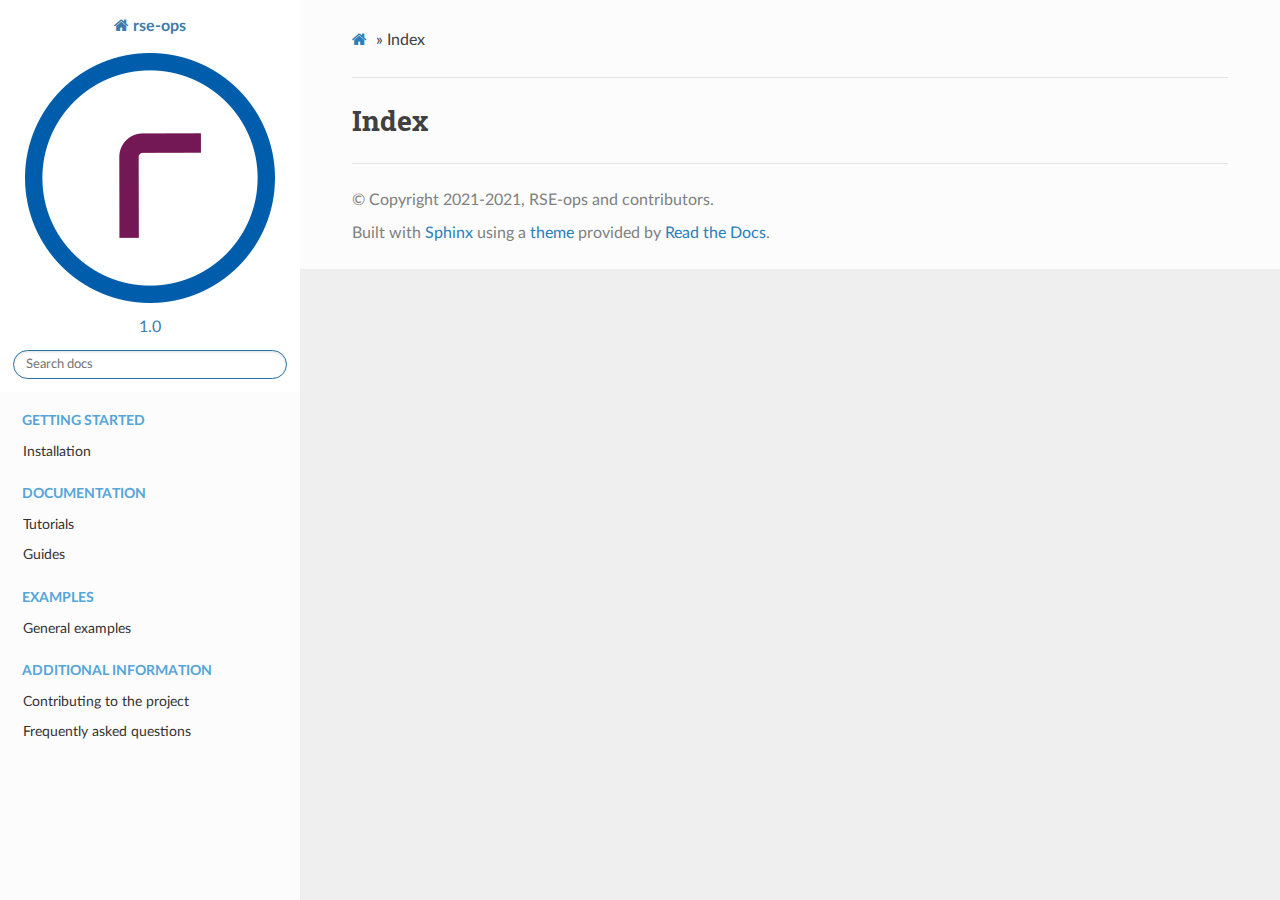
<file: genindex.html>
<!DOCTYPE html>
<html class="writer-html5" lang="en" >
<head>
  <meta charset="utf-8" />
  <meta name="viewport" content="width=device-width, initial-scale=1.0" />
  <title>Index &mdash; rse-ops 1.0.0 documentation</title>
      <link rel="stylesheet" href="_static/pygments.css" type="text/css" />
      <link rel="stylesheet" href="_static/css/rseops.css" type="text/css" />
      <link rel="stylesheet" href="_static/copybutton.css" type="text/css" />
      <link rel="stylesheet" href="_static/css/rseops.css" type="text/css" />
      <link rel="stylesheet" href="_static/sg_gallery.css" type="text/css" />
      <link rel="stylesheet" href="_static/sg_gallery-binder.css" type="text/css" />
      <link rel="stylesheet" href="_static/sg_gallery-dataframe.css" type="text/css" />
      <link rel="stylesheet" href="_static/sg_gallery-rendered-html.css" type="text/css" />
      <link rel="stylesheet" href="_static/css/reset-syntax.css" type="text/css" />
      <link rel="stylesheet" href="_static/pygments.css" type="text/css" />
    <link rel="shortcut icon" href="_static/favicon.ico"/>
  <!--[if lt IE 9]>
    <script src="_static/js/html5shiv.min.js"></script>
  <![endif]-->
  
        <script data-url_root="./" id="documentation_options" src="_static/documentation_options.js"></script>
        <script src="_static/jquery.js"></script>
        <script src="_static/underscore.js"></script>
        <script src="_static/doctools.js"></script>
        <script src="_static/clipboard.min.js"></script>
        <script src="_static/copybutton.js"></script>
    <script src="_static/js/theme.js"></script>
    <link rel="index" title="Index" href="#" />
    <link rel="search" title="Search" href="search.html" /> 
</head>

<body class="wy-body-for-nav"> 
  <div class="wy-grid-for-nav">
    <nav data-toggle="wy-nav-shift" class="wy-nav-side">
      <div class="wy-side-scroll">
        <div class="wy-side-nav-search" >
            <a href="index.html" class="icon icon-home"> rse-ops
            <img src="_static/rse-ops-circle.png" class="logo" alt="Logo"/>
          </a>
              <div class="version">
                1.0
              </div>
<div role="search">
  <form id="rtd-search-form" class="wy-form" action="search.html" method="get">
    <input type="text" name="q" placeholder="Search docs" />
    <input type="hidden" name="check_keywords" value="yes" />
    <input type="hidden" name="area" value="default" />
  </form>
</div>
        </div><div class="wy-menu wy-menu-vertical" data-spy="affix" role="navigation" aria-label="Navigation menu">
              <p class="caption" role="heading"><span class="caption-text">Getting started</span></p>
<ul>
<li class="toctree-l1"><a class="reference internal" href="tutorials/installation.html">Installation</a></li>
</ul>
<p class="caption" role="heading"><span class="caption-text">Documentation</span></p>
<ul>
<li class="toctree-l1"><a class="reference internal" href="tutorials/index.html">Tutorials</a></li>
<li class="toctree-l1"><a class="reference internal" href="guides/index.html">Guides</a></li>
</ul>
<p class="caption" role="heading"><span class="caption-text">Examples</span></p>
<ul>
<li class="toctree-l1"><a class="reference internal" href="auto_examples/index.html">General examples</a></li>
</ul>
<p class="caption" role="heading"><span class="caption-text">Additional Information</span></p>
<ul>
<li class="toctree-l1"><a class="reference internal" href="tutorials/contributing.html">Contributing to the project</a></li>
<li class="toctree-l1"><a class="reference internal" href="faq/index.html">Frequently asked questions</a></li>
</ul>

        </div>
      </div>
    </nav>

    <section data-toggle="wy-nav-shift" class="wy-nav-content-wrap"><nav class="wy-nav-top" aria-label="Mobile navigation menu" >
          <i data-toggle="wy-nav-top" class="fa fa-bars"></i>
          <a href="index.html">rse-ops</a>
      </nav>

      <div class="wy-nav-content">
        <div class="rst-content">
          <div role="navigation" aria-label="Page navigation">
  <ul class="wy-breadcrumbs">
      <li><a href="index.html" class="icon icon-home"></a> &raquo;</li>
      <li>Index</li>
      <li class="wy-breadcrumbs-aside">
      </li>
  </ul>
  <hr/>
</div>
          <div role="main" class="document" itemscope="itemscope" itemtype="http://schema.org/Article">
           <div itemprop="articleBody">
             

<h1 id="index">Index</h1>

<div class="genindex-jumpbox">
 
</div>


           </div>
          </div>
          <footer>

  <hr/>

  <div role="contentinfo">
    <p>&#169; Copyright 2021-2021, RSE-ops and contributors.</p>
  </div>

  Built with <a href="https://www.sphinx-doc.org/">Sphinx</a> using a
    <a href="https://github.com/readthedocs/sphinx_rtd_theme">theme</a>
    provided by <a href="https://readthedocs.org">Read the Docs</a>.
   

</footer>
        </div>
      </div>
    </section>
  </div>
  <script>
      jQuery(function () {
          SphinxRtdTheme.Navigation.enable(true);
      });
  </script> 

</body>
</html>
</file>
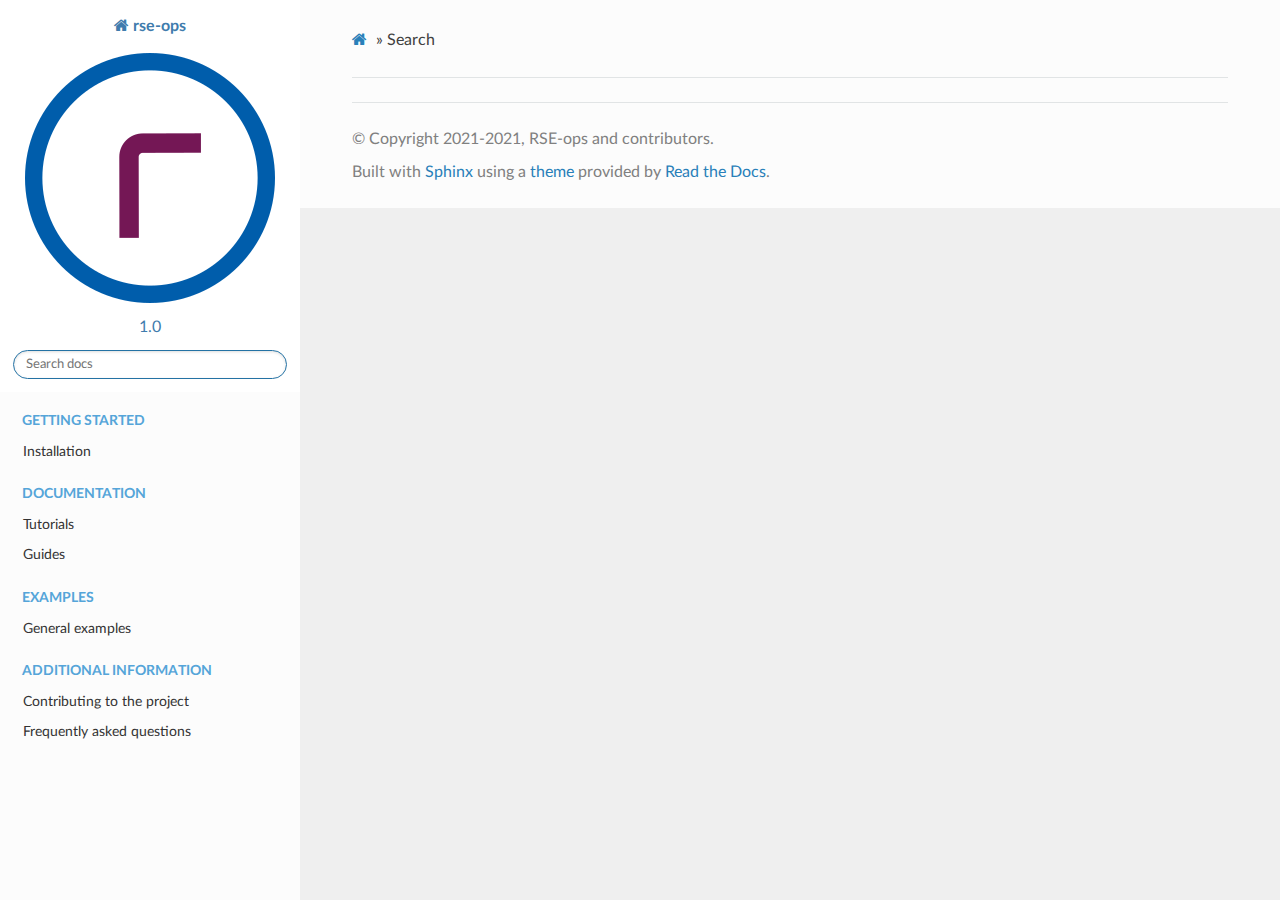
<file: search.html>
<!DOCTYPE html>
<html class="writer-html5" lang="en" >
<head>
  <meta charset="utf-8" />
  <meta name="viewport" content="width=device-width, initial-scale=1.0" />
  <title>Search &mdash; rse-ops 1.0.0 documentation</title>
      <link rel="stylesheet" href="_static/pygments.css" type="text/css" />
      <link rel="stylesheet" href="_static/css/rseops.css" type="text/css" />
      <link rel="stylesheet" href="_static/copybutton.css" type="text/css" />
      <link rel="stylesheet" href="_static/css/rseops.css" type="text/css" />
      <link rel="stylesheet" href="_static/sg_gallery.css" type="text/css" />
      <link rel="stylesheet" href="_static/sg_gallery-binder.css" type="text/css" />
      <link rel="stylesheet" href="_static/sg_gallery-dataframe.css" type="text/css" />
      <link rel="stylesheet" href="_static/sg_gallery-rendered-html.css" type="text/css" />
      <link rel="stylesheet" href="_static/css/reset-syntax.css" type="text/css" />
      <link rel="stylesheet" href="_static/pygments.css" type="text/css" />
    <link rel="shortcut icon" href="_static/favicon.ico"/>
    
  <!--[if lt IE 9]>
    <script src="_static/js/html5shiv.min.js"></script>
  <![endif]-->
  
        <script data-url_root="./" id="documentation_options" src="_static/documentation_options.js"></script>
        <script src="_static/jquery.js"></script>
        <script src="_static/underscore.js"></script>
        <script src="_static/doctools.js"></script>
        <script src="_static/clipboard.min.js"></script>
        <script src="_static/copybutton.js"></script>
    <script src="_static/js/theme.js"></script>
    <script src="_static/searchtools.js"></script>
    <script src="_static/language_data.js"></script>
    <link rel="index" title="Index" href="genindex.html" />
    <link rel="search" title="Search" href="#" /> 
</head>

<body class="wy-body-for-nav"> 
  <div class="wy-grid-for-nav">
    <nav data-toggle="wy-nav-shift" class="wy-nav-side">
      <div class="wy-side-scroll">
        <div class="wy-side-nav-search" >
            <a href="index.html" class="icon icon-home"> rse-ops
            <img src="_static/rse-ops-circle.png" class="logo" alt="Logo"/>
          </a>
              <div class="version">
                1.0
              </div>
<div role="search">
  <form id="rtd-search-form" class="wy-form" action="#" method="get">
    <input type="text" name="q" placeholder="Search docs" />
    <input type="hidden" name="check_keywords" value="yes" />
    <input type="hidden" name="area" value="default" />
  </form>
</div>
        </div><div class="wy-menu wy-menu-vertical" data-spy="affix" role="navigation" aria-label="Navigation menu">
              <p class="caption" role="heading"><span class="caption-text">Getting started</span></p>
<ul>
<li class="toctree-l1"><a class="reference internal" href="tutorials/installation.html">Installation</a></li>
</ul>
<p class="caption" role="heading"><span class="caption-text">Documentation</span></p>
<ul>
<li class="toctree-l1"><a class="reference internal" href="tutorials/index.html">Tutorials</a></li>
<li class="toctree-l1"><a class="reference internal" href="guides/index.html">Guides</a></li>
</ul>
<p class="caption" role="heading"><span class="caption-text">Examples</span></p>
<ul>
<li class="toctree-l1"><a class="reference internal" href="auto_examples/index.html">General examples</a></li>
</ul>
<p class="caption" role="heading"><span class="caption-text">Additional Information</span></p>
<ul>
<li class="toctree-l1"><a class="reference internal" href="tutorials/contributing.html">Contributing to the project</a></li>
<li class="toctree-l1"><a class="reference internal" href="faq/index.html">Frequently asked questions</a></li>
</ul>

        </div>
      </div>
    </nav>

    <section data-toggle="wy-nav-shift" class="wy-nav-content-wrap"><nav class="wy-nav-top" aria-label="Mobile navigation menu" >
          <i data-toggle="wy-nav-top" class="fa fa-bars"></i>
          <a href="index.html">rse-ops</a>
      </nav>

      <div class="wy-nav-content">
        <div class="rst-content">
          <div role="navigation" aria-label="Page navigation">
  <ul class="wy-breadcrumbs">
      <li><a href="index.html" class="icon icon-home"></a> &raquo;</li>
      <li>Search</li>
      <li class="wy-breadcrumbs-aside">
      </li>
  </ul>
  <hr/>
</div>
          <div role="main" class="document" itemscope="itemscope" itemtype="http://schema.org/Article">
           <div itemprop="articleBody">
             
  <noscript>
  <div id="fallback" class="admonition warning">
    <p class="last">
      Please activate JavaScript to enable the search functionality.
    </p>
  </div>
  </noscript>

  
  <div id="search-results">
  
  </div>

           </div>
          </div>
          <footer>

  <hr/>

  <div role="contentinfo">
    <p>&#169; Copyright 2021-2021, RSE-ops and contributors.</p>
  </div>

  Built with <a href="https://www.sphinx-doc.org/">Sphinx</a> using a
    <a href="https://github.com/readthedocs/sphinx_rtd_theme">theme</a>
    provided by <a href="https://readthedocs.org">Read the Docs</a>.
   

</footer>
        </div>
      </div>
    </section>
  </div>
  <script>
      jQuery(function () {
          SphinxRtdTheme.Navigation.enable(true);
      });
  </script>
  <script>
    jQuery(function() { Search.loadIndex("searchindex.js"); });
  </script>
  
  <script id="searchindexloader"></script>
   


</body>
</html>
</file>
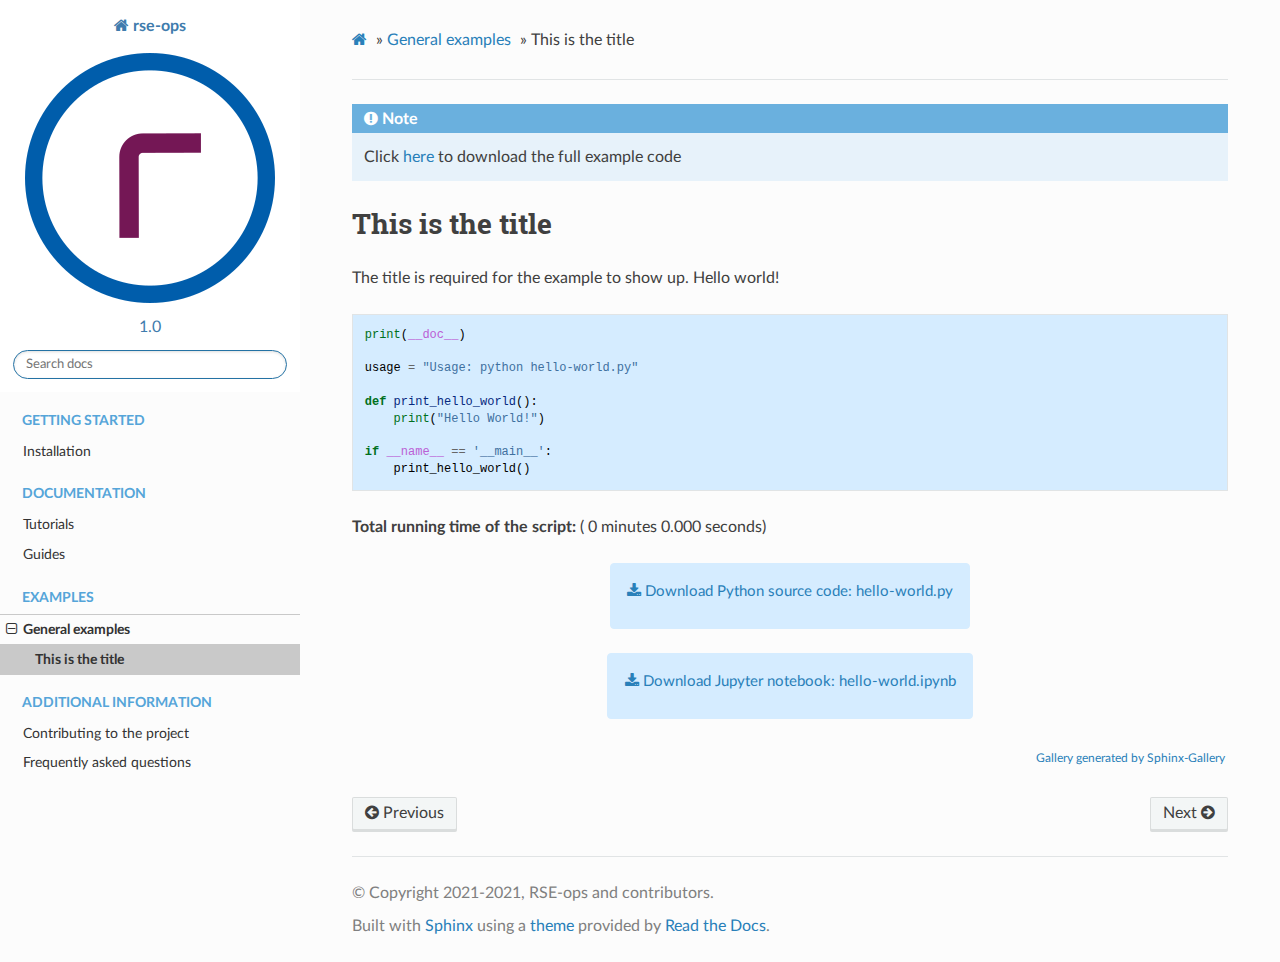
<file: auto_examples/hello-world.html>
<!DOCTYPE html>
<html class="writer-html5" lang="en" >
<head>
  <meta charset="utf-8" /><meta name="generator" content="Docutils 0.17.1: http://docutils.sourceforge.net/" />

  <meta name="viewport" content="width=device-width, initial-scale=1.0" />
  <title>This is the title &mdash; rse-ops 1.0.0 documentation</title>
      <link rel="stylesheet" href="../_static/pygments.css" type="text/css" />
      <link rel="stylesheet" href="../_static/css/rseops.css" type="text/css" />
      <link rel="stylesheet" href="../_static/copybutton.css" type="text/css" />
      <link rel="stylesheet" href="../_static/css/rseops.css" type="text/css" />
      <link rel="stylesheet" href="../_static/sg_gallery.css" type="text/css" />
      <link rel="stylesheet" href="../_static/sg_gallery-binder.css" type="text/css" />
      <link rel="stylesheet" href="../_static/sg_gallery-dataframe.css" type="text/css" />
      <link rel="stylesheet" href="../_static/sg_gallery-rendered-html.css" type="text/css" />
      <link rel="stylesheet" href="../_static/css/reset-syntax.css" type="text/css" />
      <link rel="stylesheet" href="../_static/pygments.css" type="text/css" />
    <link rel="shortcut icon" href="../_static/favicon.ico"/>
  <!--[if lt IE 9]>
    <script src="../_static/js/html5shiv.min.js"></script>
  <![endif]-->
  
        <script data-url_root="../" id="documentation_options" src="../_static/documentation_options.js"></script>
        <script src="../_static/jquery.js"></script>
        <script src="../_static/underscore.js"></script>
        <script src="../_static/doctools.js"></script>
        <script src="../_static/clipboard.min.js"></script>
        <script src="../_static/copybutton.js"></script>
    <script src="../_static/js/theme.js"></script>
    <link rel="index" title="Index" href="../genindex.html" />
    <link rel="search" title="Search" href="../search.html" />
    <link rel="next" title="Contributing to the project" href="../tutorials/contributing.html" />
    <link rel="prev" title="General examples" href="index.html" /> 
</head>

<body class="wy-body-for-nav"> 
  <div class="wy-grid-for-nav">
    <nav data-toggle="wy-nav-shift" class="wy-nav-side">
      <div class="wy-side-scroll">
        <div class="wy-side-nav-search" >
            <a href="../index.html" class="icon icon-home"> rse-ops
            <img src="../_static/rse-ops-circle.png" class="logo" alt="Logo"/>
          </a>
              <div class="version">
                1.0
              </div>
<div role="search">
  <form id="rtd-search-form" class="wy-form" action="../search.html" method="get">
    <input type="text" name="q" placeholder="Search docs" />
    <input type="hidden" name="check_keywords" value="yes" />
    <input type="hidden" name="area" value="default" />
  </form>
</div>
        </div><div class="wy-menu wy-menu-vertical" data-spy="affix" role="navigation" aria-label="Navigation menu">
              <p class="caption" role="heading"><span class="caption-text">Getting started</span></p>
<ul>
<li class="toctree-l1"><a class="reference internal" href="../tutorials/installation.html">Installation</a></li>
</ul>
<p class="caption" role="heading"><span class="caption-text">Documentation</span></p>
<ul>
<li class="toctree-l1"><a class="reference internal" href="../tutorials/index.html">Tutorials</a></li>
<li class="toctree-l1"><a class="reference internal" href="../guides/index.html">Guides</a></li>
</ul>
<p class="caption" role="heading"><span class="caption-text">Examples</span></p>
<ul class="current">
<li class="toctree-l1 current"><a class="reference internal" href="index.html">General examples</a><ul class="current">
<li class="toctree-l2 current"><a class="current reference internal" href="#">This is the title</a></li>
</ul>
</li>
</ul>
<p class="caption" role="heading"><span class="caption-text">Additional Information</span></p>
<ul>
<li class="toctree-l1"><a class="reference internal" href="../tutorials/contributing.html">Contributing to the project</a></li>
<li class="toctree-l1"><a class="reference internal" href="../faq/index.html">Frequently asked questions</a></li>
</ul>

        </div>
      </div>
    </nav>

    <section data-toggle="wy-nav-shift" class="wy-nav-content-wrap"><nav class="wy-nav-top" aria-label="Mobile navigation menu" >
          <i data-toggle="wy-nav-top" class="fa fa-bars"></i>
          <a href="../index.html">rse-ops</a>
      </nav>

      <div class="wy-nav-content">
        <div class="rst-content">
          <div role="navigation" aria-label="Page navigation">
  <ul class="wy-breadcrumbs">
      <li><a href="../index.html" class="icon icon-home"></a> &raquo;</li>
          <li><a href="index.html">General examples</a> &raquo;</li>
      <li>This is the title</li>
      <li class="wy-breadcrumbs-aside">
      </li>
  </ul>
  <hr/>
</div>
          <div role="main" class="document" itemscope="itemscope" itemtype="http://schema.org/Article">
           <div itemprop="articleBody">
             
  <div class="sphx-glr-download-link-note admonition note">
<p class="admonition-title">Note</p>
<p>Click <a class="reference internal" href="#sphx-glr-download-auto-examples-hello-world-py"><span class="std std-ref">here</span></a>
to download the full example code</p>
</div>
<section class="sphx-glr-example-title" id="this-is-the-title">
<span id="sphx-glr-auto-examples-hello-world-py"></span><h1>This is the title<a class="headerlink" href="#this-is-the-title" title="Permalink to this headline">¶</a></h1>
<p>The title is required for the example to show up.
Hello world!</p>
<div class="highlight-default notranslate"><div class="highlight"><pre><span></span><span class="nb">print</span><span class="p">(</span><span class="vm">__doc__</span><span class="p">)</span>

<span class="n">usage</span> <span class="o">=</span> <span class="s2">&quot;Usage: python hello-world.py&quot;</span>

<span class="k">def</span> <span class="nf">print_hello_world</span><span class="p">():</span>
    <span class="nb">print</span><span class="p">(</span><span class="s2">&quot;Hello World!&quot;</span><span class="p">)</span>

<span class="k">if</span> <span class="vm">__name__</span> <span class="o">==</span> <span class="s1">&#39;__main__&#39;</span><span class="p">:</span>
    <span class="n">print_hello_world</span><span class="p">()</span>
</pre></div>
</div>
<p class="sphx-glr-timing"><strong>Total running time of the script:</strong> ( 0 minutes  0.000 seconds)</p>
<div class="sphx-glr-footer class sphx-glr-footer-example docutils container" id="sphx-glr-download-auto-examples-hello-world-py">
<div class="sphx-glr-download sphx-glr-download-python docutils container">
<p><a class="reference download internal" download="" href="../_downloads/b85946281be9df4320264a3c22d86c00/hello-world.py"><code class="xref download docutils literal notranslate"><span class="pre">Download</span> <span class="pre">Python</span> <span class="pre">source</span> <span class="pre">code:</span> <span class="pre">hello-world.py</span></code></a></p>
</div>
<div class="sphx-glr-download sphx-glr-download-jupyter docutils container">
<p><a class="reference download internal" download="" href="../_downloads/dde8ec1b24eadcec300be4dca338f6bc/hello-world.ipynb"><code class="xref download docutils literal notranslate"><span class="pre">Download</span> <span class="pre">Jupyter</span> <span class="pre">notebook:</span> <span class="pre">hello-world.ipynb</span></code></a></p>
</div>
</div>
<p class="sphx-glr-signature"><a class="reference external" href="https://sphinx-gallery.github.io">Gallery generated by Sphinx-Gallery</a></p>
</section>


           </div>
          </div>
          <footer><div class="rst-footer-buttons" role="navigation" aria-label="Footer">
        <a href="index.html" class="btn btn-neutral float-left" title="General examples" accesskey="p" rel="prev"><span class="fa fa-arrow-circle-left" aria-hidden="true"></span> Previous</a>
        <a href="../tutorials/contributing.html" class="btn btn-neutral float-right" title="Contributing to the project" accesskey="n" rel="next">Next <span class="fa fa-arrow-circle-right" aria-hidden="true"></span></a>
    </div>

  <hr/>

  <div role="contentinfo">
    <p>&#169; Copyright 2021-2021, RSE-ops and contributors.</p>
  </div>

  Built with <a href="https://www.sphinx-doc.org/">Sphinx</a> using a
    <a href="https://github.com/readthedocs/sphinx_rtd_theme">theme</a>
    provided by <a href="https://readthedocs.org">Read the Docs</a>.
   

</footer>
        </div>
      </div>
    </section>
  </div>
  <script>
      jQuery(function () {
          SphinxRtdTheme.Navigation.enable(true);
      });
  </script> 

</body>
</html>
</file>
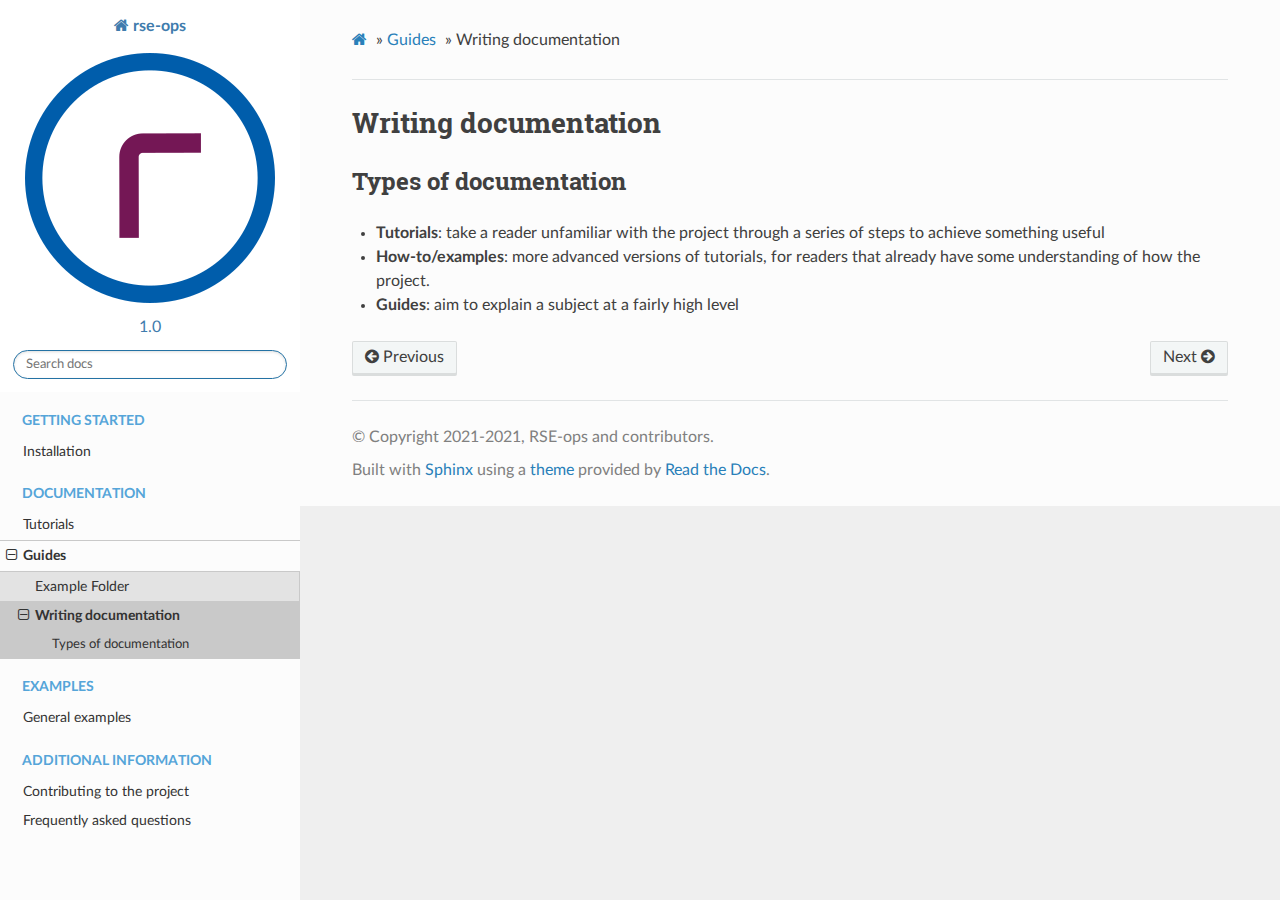
<file: guides/writing_documentation.html>
<!DOCTYPE html>
<html class="writer-html5" lang="en" >
<head>
  <meta charset="utf-8" /><meta name="generator" content="Docutils 0.17.1: http://docutils.sourceforge.net/" />

  <meta name="viewport" content="width=device-width, initial-scale=1.0" />
  <title>Writing documentation &mdash; rse-ops 1.0.0 documentation</title>
      <link rel="stylesheet" href="../_static/pygments.css" type="text/css" />
      <link rel="stylesheet" href="../_static/css/rseops.css" type="text/css" />
      <link rel="stylesheet" href="../_static/copybutton.css" type="text/css" />
      <link rel="stylesheet" href="../_static/css/rseops.css" type="text/css" />
      <link rel="stylesheet" href="../_static/sg_gallery.css" type="text/css" />
      <link rel="stylesheet" href="../_static/sg_gallery-binder.css" type="text/css" />
      <link rel="stylesheet" href="../_static/sg_gallery-dataframe.css" type="text/css" />
      <link rel="stylesheet" href="../_static/sg_gallery-rendered-html.css" type="text/css" />
      <link rel="stylesheet" href="../_static/css/reset-syntax.css" type="text/css" />
      <link rel="stylesheet" href="../_static/pygments.css" type="text/css" />
    <link rel="shortcut icon" href="../_static/favicon.ico"/>
  <!--[if lt IE 9]>
    <script src="../_static/js/html5shiv.min.js"></script>
  <![endif]-->
  
        <script data-url_root="../" id="documentation_options" src="../_static/documentation_options.js"></script>
        <script src="../_static/jquery.js"></script>
        <script src="../_static/underscore.js"></script>
        <script src="../_static/doctools.js"></script>
        <script src="../_static/clipboard.min.js"></script>
        <script src="../_static/copybutton.js"></script>
    <script src="../_static/js/theme.js"></script>
    <link rel="index" title="Index" href="../genindex.html" />
    <link rel="search" title="Search" href="../search.html" />
    <link rel="next" title="General examples" href="../auto_examples/index.html" />
    <link rel="prev" title="How to evaluate rst" href="example/another.html" /> 
</head>

<body class="wy-body-for-nav"> 
  <div class="wy-grid-for-nav">
    <nav data-toggle="wy-nav-shift" class="wy-nav-side">
      <div class="wy-side-scroll">
        <div class="wy-side-nav-search" >
            <a href="../index.html" class="icon icon-home"> rse-ops
            <img src="../_static/rse-ops-circle.png" class="logo" alt="Logo"/>
          </a>
              <div class="version">
                1.0
              </div>
<div role="search">
  <form id="rtd-search-form" class="wy-form" action="../search.html" method="get">
    <input type="text" name="q" placeholder="Search docs" />
    <input type="hidden" name="check_keywords" value="yes" />
    <input type="hidden" name="area" value="default" />
  </form>
</div>
        </div><div class="wy-menu wy-menu-vertical" data-spy="affix" role="navigation" aria-label="Navigation menu">
              <p class="caption" role="heading"><span class="caption-text">Getting started</span></p>
<ul>
<li class="toctree-l1"><a class="reference internal" href="../tutorials/installation.html">Installation</a></li>
</ul>
<p class="caption" role="heading"><span class="caption-text">Documentation</span></p>
<ul class="current">
<li class="toctree-l1"><a class="reference internal" href="../tutorials/index.html">Tutorials</a></li>
<li class="toctree-l1 current"><a class="reference internal" href="index.html">Guides</a><ul class="current">
<li class="toctree-l2"><a class="reference internal" href="example/index.html">Example Folder</a></li>
<li class="toctree-l2 current"><a class="current reference internal" href="#">Writing documentation</a><ul>
<li class="toctree-l3"><a class="reference internal" href="#types-of-documentation">Types of documentation</a></li>
</ul>
</li>
</ul>
</li>
</ul>
<p class="caption" role="heading"><span class="caption-text">Examples</span></p>
<ul>
<li class="toctree-l1"><a class="reference internal" href="../auto_examples/index.html">General examples</a></li>
</ul>
<p class="caption" role="heading"><span class="caption-text">Additional Information</span></p>
<ul>
<li class="toctree-l1"><a class="reference internal" href="../tutorials/contributing.html">Contributing to the project</a></li>
<li class="toctree-l1"><a class="reference internal" href="../faq/index.html">Frequently asked questions</a></li>
</ul>

        </div>
      </div>
    </nav>

    <section data-toggle="wy-nav-shift" class="wy-nav-content-wrap"><nav class="wy-nav-top" aria-label="Mobile navigation menu" >
          <i data-toggle="wy-nav-top" class="fa fa-bars"></i>
          <a href="../index.html">rse-ops</a>
      </nav>

      <div class="wy-nav-content">
        <div class="rst-content">
          <div role="navigation" aria-label="Page navigation">
  <ul class="wy-breadcrumbs">
      <li><a href="../index.html" class="icon icon-home"></a> &raquo;</li>
          <li><a href="index.html">Guides</a> &raquo;</li>
      <li>Writing documentation</li>
      <li class="wy-breadcrumbs-aside">
      </li>
  </ul>
  <hr/>
</div>
          <div role="main" class="document" itemscope="itemscope" itemtype="http://schema.org/Article">
           <div itemprop="articleBody">
             
  <section class="tex2jax_ignore mathjax_ignore" id="writing-documentation">
<h1>Writing documentation<a class="headerlink" href="#writing-documentation" title="Permalink to this headline">¶</a></h1>
<section id="types-of-documentation">
<h2>Types of documentation<a class="headerlink" href="#types-of-documentation" title="Permalink to this headline">¶</a></h2>
<ul class="simple">
<li><p><strong>Tutorials</strong>: take a reader unfamiliar with the project through a series of
steps to achieve something useful</p></li>
<li><p><strong>How-to/examples</strong>: more advanced versions of tutorials, for readers that
already have some understanding of how the project.</p></li>
<li><p><strong>Guides</strong>: aim to explain a subject at a fairly high level</p></li>
</ul>
</section>
</section>


           </div>
          </div>
          <footer><div class="rst-footer-buttons" role="navigation" aria-label="Footer">
        <a href="example/another.html" class="btn btn-neutral float-left" title="How to evaluate rst" accesskey="p" rel="prev"><span class="fa fa-arrow-circle-left" aria-hidden="true"></span> Previous</a>
        <a href="../auto_examples/index.html" class="btn btn-neutral float-right" title="General examples" accesskey="n" rel="next">Next <span class="fa fa-arrow-circle-right" aria-hidden="true"></span></a>
    </div>

  <hr/>

  <div role="contentinfo">
    <p>&#169; Copyright 2021-2021, RSE-ops and contributors.</p>
  </div>

  Built with <a href="https://www.sphinx-doc.org/">Sphinx</a> using a
    <a href="https://github.com/readthedocs/sphinx_rtd_theme">theme</a>
    provided by <a href="https://readthedocs.org">Read the Docs</a>.
   

</footer>
        </div>
      </div>
    </section>
  </div>
  <script>
      jQuery(function () {
          SphinxRtdTheme.Navigation.enable(true);
      });
  </script> 

</body>
</html>
</file>
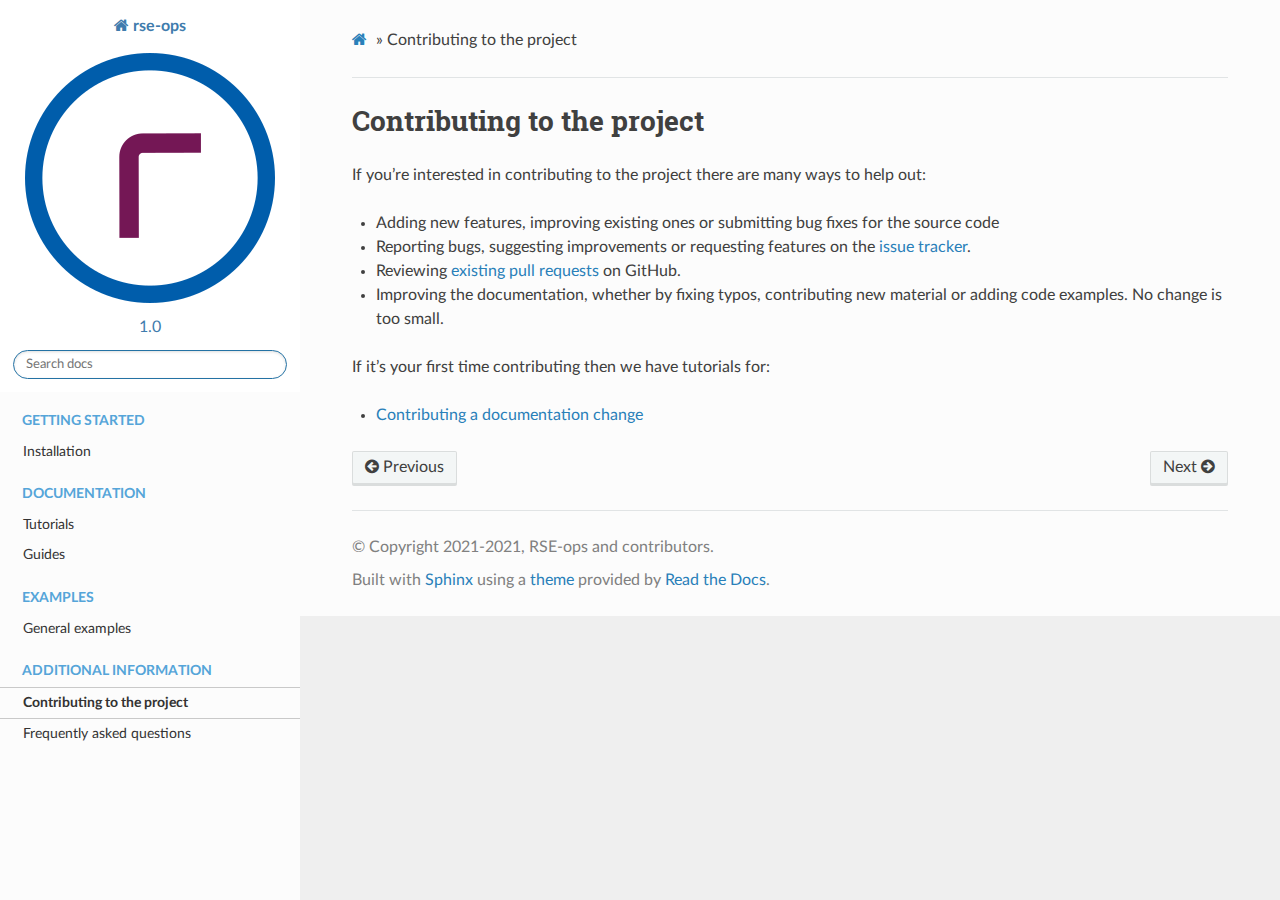
<file: tutorials/contributing.html>
<!DOCTYPE html>
<html class="writer-html5" lang="en" >
<head>
  <meta charset="utf-8" /><meta name="generator" content="Docutils 0.17.1: http://docutils.sourceforge.net/" />

  <meta name="viewport" content="width=device-width, initial-scale=1.0" />
  <title>Contributing to the project &mdash; rse-ops 1.0.0 documentation</title>
      <link rel="stylesheet" href="../_static/pygments.css" type="text/css" />
      <link rel="stylesheet" href="../_static/css/rseops.css" type="text/css" />
      <link rel="stylesheet" href="../_static/copybutton.css" type="text/css" />
      <link rel="stylesheet" href="../_static/css/rseops.css" type="text/css" />
      <link rel="stylesheet" href="../_static/sg_gallery.css" type="text/css" />
      <link rel="stylesheet" href="../_static/sg_gallery-binder.css" type="text/css" />
      <link rel="stylesheet" href="../_static/sg_gallery-dataframe.css" type="text/css" />
      <link rel="stylesheet" href="../_static/sg_gallery-rendered-html.css" type="text/css" />
      <link rel="stylesheet" href="../_static/css/reset-syntax.css" type="text/css" />
      <link rel="stylesheet" href="../_static/pygments.css" type="text/css" />
    <link rel="shortcut icon" href="../_static/favicon.ico"/>
  <!--[if lt IE 9]>
    <script src="../_static/js/html5shiv.min.js"></script>
  <![endif]-->
  
        <script data-url_root="../" id="documentation_options" src="../_static/documentation_options.js"></script>
        <script src="../_static/jquery.js"></script>
        <script src="../_static/underscore.js"></script>
        <script src="../_static/doctools.js"></script>
        <script src="../_static/clipboard.min.js"></script>
        <script src="../_static/copybutton.js"></script>
    <script src="../_static/js/theme.js"></script>
    <link rel="index" title="Index" href="../genindex.html" />
    <link rel="search" title="Search" href="../search.html" />
    <link rel="next" title="Frequently asked questions" href="../faq/index.html" />
    <link rel="prev" title="This is the title" href="../auto_examples/hello-world.html" /> 
</head>

<body class="wy-body-for-nav"> 
  <div class="wy-grid-for-nav">
    <nav data-toggle="wy-nav-shift" class="wy-nav-side">
      <div class="wy-side-scroll">
        <div class="wy-side-nav-search" >
            <a href="../index.html" class="icon icon-home"> rse-ops
            <img src="../_static/rse-ops-circle.png" class="logo" alt="Logo"/>
          </a>
              <div class="version">
                1.0
              </div>
<div role="search">
  <form id="rtd-search-form" class="wy-form" action="../search.html" method="get">
    <input type="text" name="q" placeholder="Search docs" />
    <input type="hidden" name="check_keywords" value="yes" />
    <input type="hidden" name="area" value="default" />
  </form>
</div>
        </div><div class="wy-menu wy-menu-vertical" data-spy="affix" role="navigation" aria-label="Navigation menu">
              <p class="caption" role="heading"><span class="caption-text">Getting started</span></p>
<ul>
<li class="toctree-l1"><a class="reference internal" href="installation.html">Installation</a></li>
</ul>
<p class="caption" role="heading"><span class="caption-text">Documentation</span></p>
<ul>
<li class="toctree-l1"><a class="reference internal" href="index.html">Tutorials</a></li>
<li class="toctree-l1"><a class="reference internal" href="../guides/index.html">Guides</a></li>
</ul>
<p class="caption" role="heading"><span class="caption-text">Examples</span></p>
<ul>
<li class="toctree-l1"><a class="reference internal" href="../auto_examples/index.html">General examples</a></li>
</ul>
<p class="caption" role="heading"><span class="caption-text">Additional Information</span></p>
<ul class="current">
<li class="toctree-l1 current"><a class="current reference internal" href="#">Contributing to the project</a></li>
<li class="toctree-l1"><a class="reference internal" href="../faq/index.html">Frequently asked questions</a></li>
</ul>

        </div>
      </div>
    </nav>

    <section data-toggle="wy-nav-shift" class="wy-nav-content-wrap"><nav class="wy-nav-top" aria-label="Mobile navigation menu" >
          <i data-toggle="wy-nav-top" class="fa fa-bars"></i>
          <a href="../index.html">rse-ops</a>
      </nav>

      <div class="wy-nav-content">
        <div class="rst-content">
          <div role="navigation" aria-label="Page navigation">
  <ul class="wy-breadcrumbs">
      <li><a href="../index.html" class="icon icon-home"></a> &raquo;</li>
      <li>Contributing to the project</li>
      <li class="wy-breadcrumbs-aside">
      </li>
  </ul>
  <hr/>
</div>
          <div role="main" class="document" itemscope="itemscope" itemtype="http://schema.org/Article">
           <div itemprop="articleBody">
             
  <section class="tex2jax_ignore mathjax_ignore" id="contributing-to-the-project">
<h1>Contributing to the project<a class="headerlink" href="#contributing-to-the-project" title="Permalink to this headline">¶</a></h1>
<p>If you’re interested in contributing to the project there are many ways to help
out:</p>
<ul class="simple">
<li><p>Adding new features, improving existing ones or submitting bug fixes for
the source code</p></li>
<li><p>Reporting bugs, suggesting improvements or requesting features on the
<a class="reference external" href="https://github.com/rse-ops/readthedocs-theme/issues">issue tracker</a>.</p></li>
<li><p>Reviewing <a class="reference external" href="https://github.com/rse-ops/readthedocs-theme/pulls">existing pull requests</a> on GitHub.</p></li>
<li><p>Improving the documentation, whether by fixing typos, contributing
new material or adding code examples. No change is too small.</p></li>
</ul>
<p>If it’s your first time contributing then we have tutorials for:</p>
<ul class="simple">
<li><p><a class="reference internal" href="contributing_docs.html"><span class="doc">Contributing a documentation change</span></a></p></li>
</ul>
</section>


           </div>
          </div>
          <footer><div class="rst-footer-buttons" role="navigation" aria-label="Footer">
        <a href="../auto_examples/hello-world.html" class="btn btn-neutral float-left" title="This is the title" accesskey="p" rel="prev"><span class="fa fa-arrow-circle-left" aria-hidden="true"></span> Previous</a>
        <a href="../faq/index.html" class="btn btn-neutral float-right" title="Frequently asked questions" accesskey="n" rel="next">Next <span class="fa fa-arrow-circle-right" aria-hidden="true"></span></a>
    </div>

  <hr/>

  <div role="contentinfo">
    <p>&#169; Copyright 2021-2021, RSE-ops and contributors.</p>
  </div>

  Built with <a href="https://www.sphinx-doc.org/">Sphinx</a> using a
    <a href="https://github.com/readthedocs/sphinx_rtd_theme">theme</a>
    provided by <a href="https://readthedocs.org">Read the Docs</a>.
   

</footer>
        </div>
      </div>
    </section>
  </div>
  <script>
      jQuery(function () {
          SphinxRtdTheme.Navigation.enable(true);
      });
  </script> 

</body>
</html>
</file>
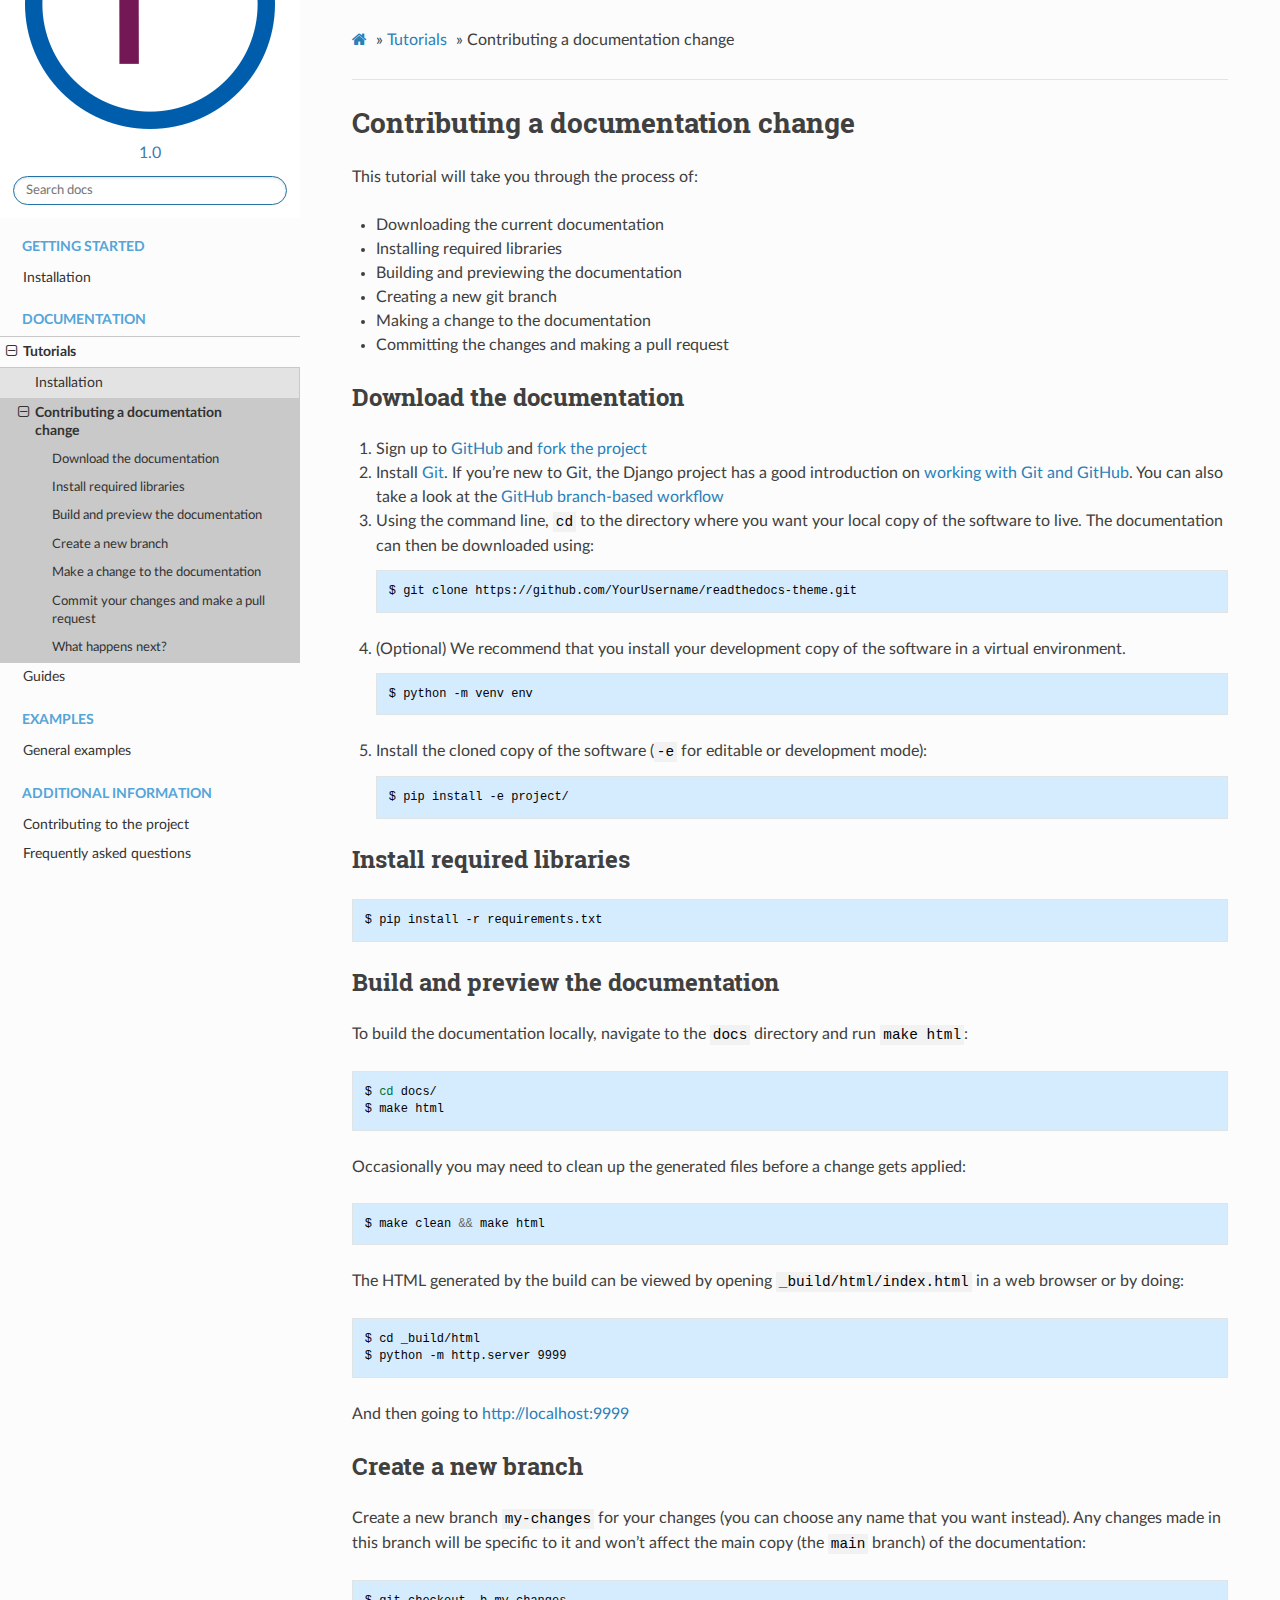
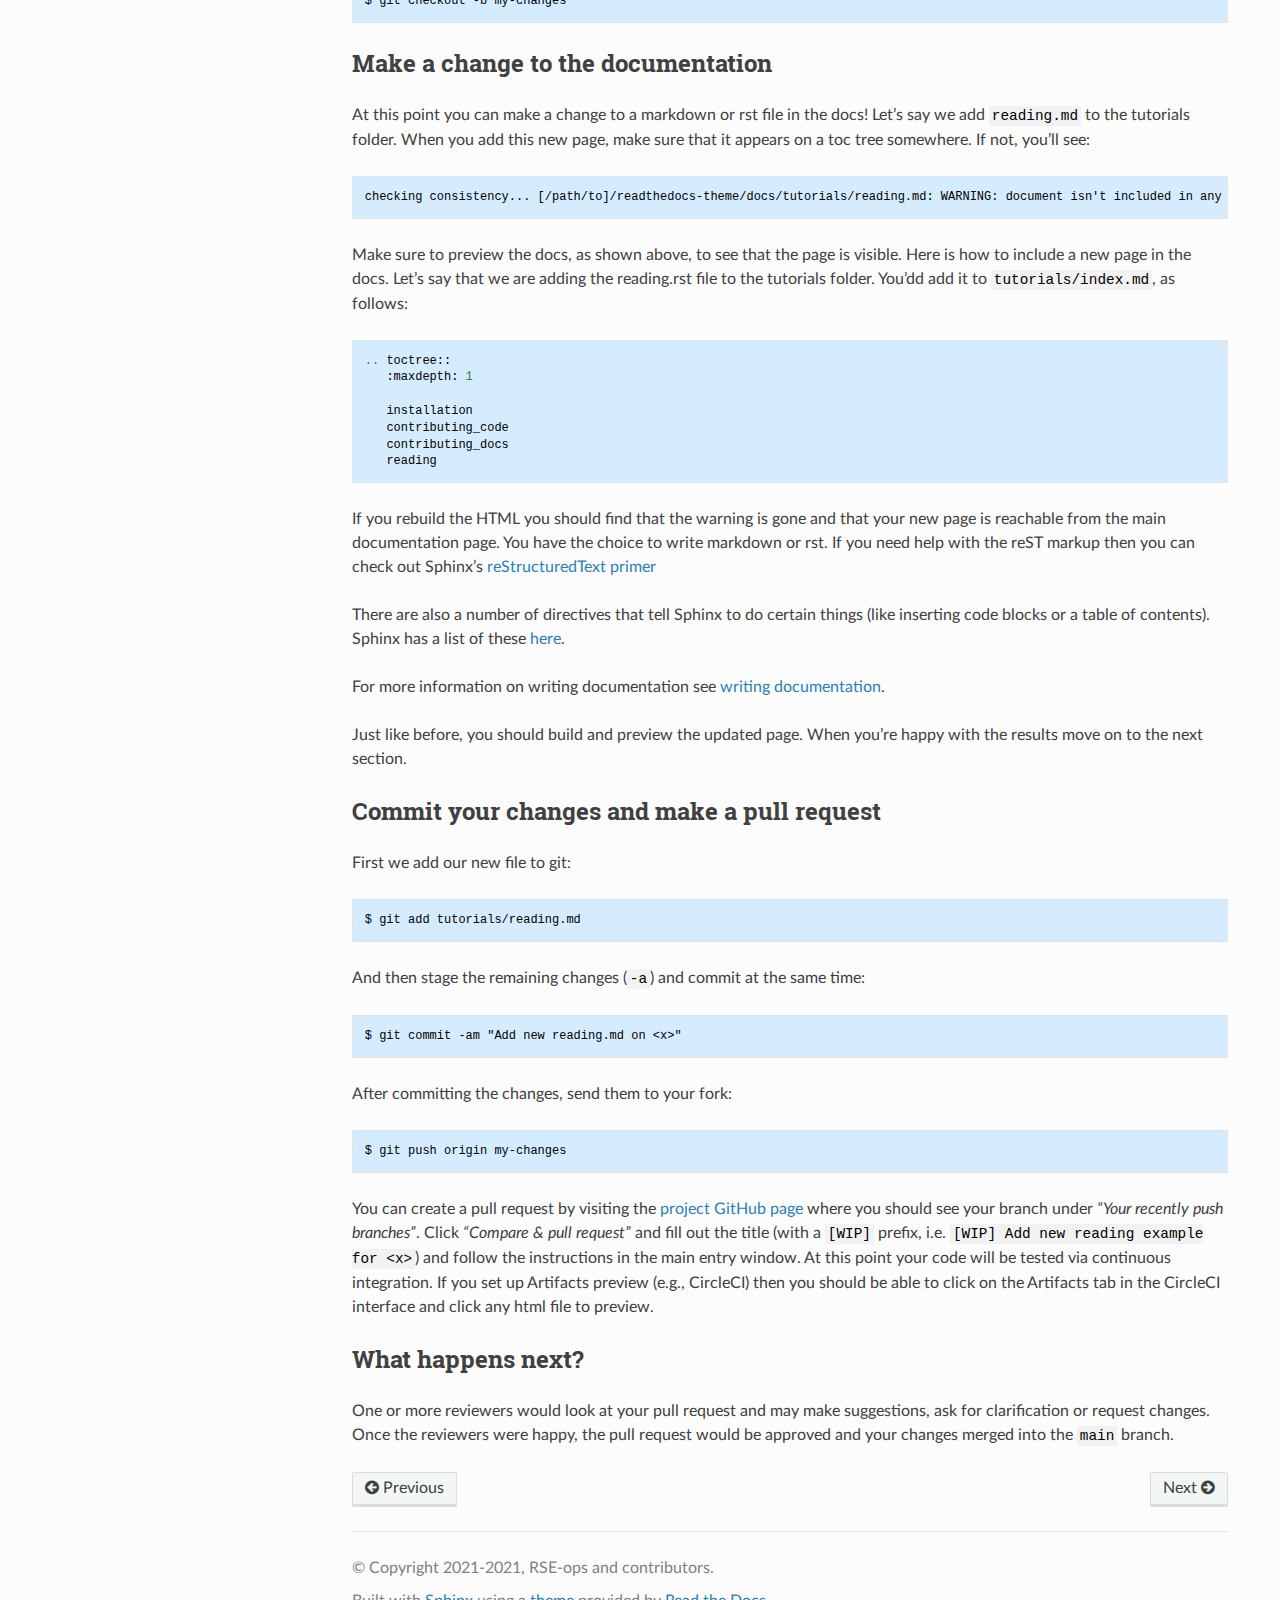
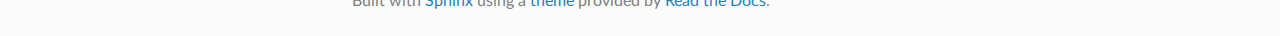
<file: tutorials/contributing_docs.html>
<!DOCTYPE html>
<html class="writer-html5" lang="en" >
<head>
  <meta charset="utf-8" /><meta name="generator" content="Docutils 0.17.1: http://docutils.sourceforge.net/" />

  <meta name="viewport" content="width=device-width, initial-scale=1.0" />
  <title>Contributing a documentation change &mdash; rse-ops 1.0.0 documentation</title>
      <link rel="stylesheet" href="../_static/pygments.css" type="text/css" />
      <link rel="stylesheet" href="../_static/css/rseops.css" type="text/css" />
      <link rel="stylesheet" href="../_static/copybutton.css" type="text/css" />
      <link rel="stylesheet" href="../_static/css/rseops.css" type="text/css" />
      <link rel="stylesheet" href="../_static/sg_gallery.css" type="text/css" />
      <link rel="stylesheet" href="../_static/sg_gallery-binder.css" type="text/css" />
      <link rel="stylesheet" href="../_static/sg_gallery-dataframe.css" type="text/css" />
      <link rel="stylesheet" href="../_static/sg_gallery-rendered-html.css" type="text/css" />
      <link rel="stylesheet" href="../_static/css/reset-syntax.css" type="text/css" />
      <link rel="stylesheet" href="../_static/pygments.css" type="text/css" />
    <link rel="shortcut icon" href="../_static/favicon.ico"/>
  <!--[if lt IE 9]>
    <script src="../_static/js/html5shiv.min.js"></script>
  <![endif]-->
  
        <script data-url_root="../" id="documentation_options" src="../_static/documentation_options.js"></script>
        <script src="../_static/jquery.js"></script>
        <script src="../_static/underscore.js"></script>
        <script src="../_static/doctools.js"></script>
        <script src="../_static/clipboard.min.js"></script>
        <script src="../_static/copybutton.js"></script>
    <script src="../_static/js/theme.js"></script>
    <link rel="index" title="Index" href="../genindex.html" />
    <link rel="search" title="Search" href="../search.html" />
    <link rel="next" title="Guides" href="../guides/index.html" />
    <link rel="prev" title="Tutorials" href="index.html" /> 
</head>

<body class="wy-body-for-nav"> 
  <div class="wy-grid-for-nav">
    <nav data-toggle="wy-nav-shift" class="wy-nav-side">
      <div class="wy-side-scroll">
        <div class="wy-side-nav-search" >
            <a href="../index.html" class="icon icon-home"> rse-ops
            <img src="../_static/rse-ops-circle.png" class="logo" alt="Logo"/>
          </a>
              <div class="version">
                1.0
              </div>
<div role="search">
  <form id="rtd-search-form" class="wy-form" action="../search.html" method="get">
    <input type="text" name="q" placeholder="Search docs" />
    <input type="hidden" name="check_keywords" value="yes" />
    <input type="hidden" name="area" value="default" />
  </form>
</div>
        </div><div class="wy-menu wy-menu-vertical" data-spy="affix" role="navigation" aria-label="Navigation menu">
              <p class="caption" role="heading"><span class="caption-text">Getting started</span></p>
<ul>
<li class="toctree-l1"><a class="reference internal" href="installation.html">Installation</a></li>
</ul>
<p class="caption" role="heading"><span class="caption-text">Documentation</span></p>
<ul class="current">
<li class="toctree-l1 current"><a class="reference internal" href="index.html">Tutorials</a><ul class="current">
<li class="toctree-l2"><a class="reference internal" href="installation.html">Installation</a></li>
<li class="toctree-l2 current"><a class="current reference internal" href="#">Contributing a documentation change</a><ul>
<li class="toctree-l3"><a class="reference internal" href="#download-the-documentation">Download the documentation</a></li>
<li class="toctree-l3"><a class="reference internal" href="#install-required-libraries">Install required libraries</a></li>
<li class="toctree-l3"><a class="reference internal" href="#build-and-preview-the-documentation">Build and preview the documentation</a></li>
<li class="toctree-l3"><a class="reference internal" href="#create-a-new-branch">Create a new branch</a></li>
<li class="toctree-l3"><a class="reference internal" href="#make-a-change-to-the-documentation">Make a change to the documentation</a></li>
<li class="toctree-l3"><a class="reference internal" href="#commit-your-changes-and-make-a-pull-request">Commit your changes and make a pull request</a></li>
<li class="toctree-l3"><a class="reference internal" href="#what-happens-next">What happens next?</a></li>
</ul>
</li>
</ul>
</li>
<li class="toctree-l1"><a class="reference internal" href="../guides/index.html">Guides</a></li>
</ul>
<p class="caption" role="heading"><span class="caption-text">Examples</span></p>
<ul>
<li class="toctree-l1"><a class="reference internal" href="../auto_examples/index.html">General examples</a></li>
</ul>
<p class="caption" role="heading"><span class="caption-text">Additional Information</span></p>
<ul>
<li class="toctree-l1"><a class="reference internal" href="contributing.html">Contributing to the project</a></li>
<li class="toctree-l1"><a class="reference internal" href="../faq/index.html">Frequently asked questions</a></li>
</ul>

        </div>
      </div>
    </nav>

    <section data-toggle="wy-nav-shift" class="wy-nav-content-wrap"><nav class="wy-nav-top" aria-label="Mobile navigation menu" >
          <i data-toggle="wy-nav-top" class="fa fa-bars"></i>
          <a href="../index.html">rse-ops</a>
      </nav>

      <div class="wy-nav-content">
        <div class="rst-content">
          <div role="navigation" aria-label="Page navigation">
  <ul class="wy-breadcrumbs">
      <li><a href="../index.html" class="icon icon-home"></a> &raquo;</li>
          <li><a href="index.html">Tutorials</a> &raquo;</li>
      <li>Contributing a documentation change</li>
      <li class="wy-breadcrumbs-aside">
      </li>
  </ul>
  <hr/>
</div>
          <div role="main" class="document" itemscope="itemscope" itemtype="http://schema.org/Article">
           <div itemprop="articleBody">
             
  <section class="tex2jax_ignore mathjax_ignore" id="contributing-a-documentation-change">
<h1>Contributing a documentation change<a class="headerlink" href="#contributing-a-documentation-change" title="Permalink to this headline">¶</a></h1>
<p>This tutorial will take you through the process of:</p>
<ul class="simple">
<li><p>Downloading the current documentation</p></li>
<li><p>Installing required libraries</p></li>
<li><p>Building and previewing the documentation</p></li>
<li><p>Creating a new git branch</p></li>
<li><p>Making a change to the documentation</p></li>
<li><p>Committing the changes and making a pull request</p></li>
</ul>
<section id="download-the-documentation">
<h2>Download the documentation<a class="headerlink" href="#download-the-documentation" title="Permalink to this headline">¶</a></h2>
<ol>
<li><p>Sign up to <a class="reference external" href="https://github.com">GitHub</a> and <a class="reference external" href="https://github.com/rse-ops/readthedocs-theme/fork">fork the project</a></p></li>
<li><p>Install <a class="reference external" href="https://git-scm.com/downloads">Git</a>. If you’re new to Git, the Django project has a good introduction on <a class="reference external" href="https://docs.djangoproject.com/en/3.0/internals/contributing/writing-code/working-with-git/">working with Git and GitHub</a>. You can also take a look at the <a class="reference external" href="https://guides.github.com/introduction/flow/">GitHub branch-based workflow</a></p></li>
<li><p>Using the command line, <code class="docutils literal notranslate"><span class="pre">cd</span></code> to the directory where you want your local copy of the software to live. The documentation can then be downloaded
using:</p>
<div class="highlight-bash notranslate"><div class="highlight"><pre><span></span>$ git clone https://github.com/YourUsername/readthedocs-theme.git
</pre></div>
</div>
</li>
<li><p>(Optional) We recommend that you install your development copy of the software
in a virtual environment.</p>
<div class="highlight-bash notranslate"><div class="highlight"><pre><span></span>$ python -m venv env
</pre></div>
</div>
</li>
<li><p>Install the cloned copy of the software (<code class="docutils literal notranslate"><span class="pre">-e</span></code> for editable or development mode):</p>
<div class="highlight-bash notranslate"><div class="highlight"><pre><span></span>$ pip install -e project/
</pre></div>
</div>
</li>
</ol>
</section>
<section id="install-required-libraries">
<h2>Install required libraries<a class="headerlink" href="#install-required-libraries" title="Permalink to this headline">¶</a></h2>
<div class="highlight-bash notranslate"><div class="highlight"><pre><span></span>$ pip install -r requirements.txt
</pre></div>
</div>
</section>
<section id="build-and-preview-the-documentation">
<h2>Build and preview the documentation<a class="headerlink" href="#build-and-preview-the-documentation" title="Permalink to this headline">¶</a></h2>
<p>To build the documentation locally, navigate to the <code class="docutils literal notranslate"><span class="pre">docs</span></code> directory and
run <code class="docutils literal notranslate"><span class="pre">make</span> <span class="pre">html</span></code>:</p>
<div class="highlight-bash notranslate"><div class="highlight"><pre><span></span>$ <span class="nb">cd</span> docs/
$ make html
</pre></div>
</div>
<p>Occasionally you may need to clean up the generated files before a change
gets applied:</p>
<div class="highlight-bash notranslate"><div class="highlight"><pre><span></span>$ make clean <span class="o">&amp;&amp;</span> make html
</pre></div>
</div>
<p>The HTML generated by the build can be viewed by opening
<code class="docutils literal notranslate"><span class="pre">_build/html/index.html</span></code> in a web browser or by doing:</p>
<div class="highlight-default notranslate"><div class="highlight"><pre><span></span>$ cd _build/html
$ python -m http.server 9999
</pre></div>
</div>
<p>And then going to <a class="reference external" href="http://localhost:9999">http://localhost:9999</a></p>
</section>
<section id="create-a-new-branch">
<h2>Create a new branch<a class="headerlink" href="#create-a-new-branch" title="Permalink to this headline">¶</a></h2>
<p>Create a new branch <code class="docutils literal notranslate"><span class="pre">my-changes</span></code> for your changes (you can choose any name
that you want instead). Any changes made in this branch will be specific to
it and won’t affect the main copy (the <code class="docutils literal notranslate"><span class="pre">main</span></code> branch) of
the documentation:</p>
<div class="highlight-bash notranslate"><div class="highlight"><pre><span></span>$ git checkout -b my-changes
</pre></div>
</div>
</section>
<section id="make-a-change-to-the-documentation">
<h2>Make a change to the documentation<a class="headerlink" href="#make-a-change-to-the-documentation" title="Permalink to this headline">¶</a></h2>
<p>At this point you can make a change to a markdown or rst file in the docs!
Let’s say we add <code class="docutils literal notranslate"><span class="pre">reading.md</span></code> to the tutorials folder.
When you add this new page, make sure that it appears on a toc tree somewhere.
If not, you’ll see:</p>
<div class="highlight-text notranslate"><div class="highlight"><pre><span></span>checking consistency... [/path/to]/readthedocs-theme/docs/tutorials/reading.md: WARNING: document isn&#39;t included in any toctree
</pre></div>
</div>
<p>Make sure to preview the docs, as shown above, to see that the page is visible.
Here is how to include a new page in the docs. Let’s say that we are adding
the reading.rst file to the tutorials folder. You’dd add it to
<code class="docutils literal notranslate"><span class="pre">tutorials/index.md</span></code>, as follows:</p>
<div class="highlight-default notranslate"><div class="highlight"><pre><span></span><span class="o">..</span> <span class="n">toctree</span><span class="p">::</span>
   <span class="p">:</span><span class="n">maxdepth</span><span class="p">:</span> <span class="mi">1</span>

   <span class="n">installation</span>
   <span class="n">contributing_code</span>
   <span class="n">contributing_docs</span>
   <span class="n">reading</span>
</pre></div>
</div>
<p>If you rebuild the HTML you should find that the warning is gone and that
your new page is reachable from the main documentation page. You have the choice
to write markdown or rst. If you need help with the reST markup then you can
check out Sphinx’s <a class="reference external" href="https://www.sphinx-doc.org/en/master/usage/restructuredtext/basics.html?highlight=re">reStructuredText primer</a></p>
<p>There are also a number of directives that tell Sphinx to do certain things
(like inserting code blocks or a table of contents). Sphinx has a list of
these <a class="reference external" href="https://www.sphinx-doc.org/en/master/usage/restructuredtext/directives.html">here</a>.</p>
<p>For more information on writing documentation see
<a class="reference internal" href="../guides/writing_documentation.html"><span class="doc">writing documentation</span></a>.</p>
<p>Just like before, you should build and preview the updated page. When you’re
happy with the results move on to the next section.</p>
</section>
<section id="commit-your-changes-and-make-a-pull-request">
<h2>Commit your changes and make a pull request<a class="headerlink" href="#commit-your-changes-and-make-a-pull-request" title="Permalink to this headline">¶</a></h2>
<p>First we add our new file to git:</p>
<div class="highlight-bash notranslate"><div class="highlight"><pre><span></span>$ git add tutorials/reading.md
</pre></div>
</div>
<p>And then stage the remaining changes (<code class="docutils literal notranslate"><span class="pre">-a</span></code>) and commit at the same time:</p>
<div class="highlight-default notranslate"><div class="highlight"><pre><span></span>$ git commit -am &quot;Add new reading.md on &lt;x&gt;&quot;
</pre></div>
</div>
<p>After committing the changes, send them to your fork:</p>
<div class="highlight-bash notranslate"><div class="highlight"><pre><span></span>$ git push origin my-changes
</pre></div>
</div>
<p>You can create a pull request by visiting the <a class="reference external" href="https://github.com/rse-ops/readthedocs-theme">project GitHub page</a> where you
should see your branch under <em>“Your recently push branches”</em>. Click <em>“Compare &amp;
pull request”</em> and fill out the title (with a <code class="docutils literal notranslate"><span class="pre">[WIP]</span></code> prefix, i.e.
<code class="docutils literal notranslate"><span class="pre">[WIP]</span> <span class="pre">Add</span> <span class="pre">new</span> <span class="pre">reading</span> <span class="pre">example</span> <span class="pre">for</span> <span class="pre">&lt;x&gt;</span></code>) and follow the
instructions in the main entry window. At this point your code will be tested via
continuous integration. If you set up Artifacts preview (e.g., CircleCI)
then you should be able to click on the Artifacts tab in the CircleCI interface
and click any html file to preview.</p>
</section>
<section id="what-happens-next">
<h2>What happens next?<a class="headerlink" href="#what-happens-next" title="Permalink to this headline">¶</a></h2>
<p>One or more reviewers would look at your pull request and may make suggestions,
ask for clarification or request changes. Once the reviewers were happy,
the pull request would be approved and your changes merged into the
<code class="docutils literal notranslate"><span class="pre">main</span></code> branch.</p>
</section>
</section>


           </div>
          </div>
          <footer><div class="rst-footer-buttons" role="navigation" aria-label="Footer">
        <a href="index.html" class="btn btn-neutral float-left" title="Tutorials" accesskey="p" rel="prev"><span class="fa fa-arrow-circle-left" aria-hidden="true"></span> Previous</a>
        <a href="../guides/index.html" class="btn btn-neutral float-right" title="Guides" accesskey="n" rel="next">Next <span class="fa fa-arrow-circle-right" aria-hidden="true"></span></a>
    </div>

  <hr/>

  <div role="contentinfo">
    <p>&#169; Copyright 2021-2021, RSE-ops and contributors.</p>
  </div>

  Built with <a href="https://www.sphinx-doc.org/">Sphinx</a> using a
    <a href="https://github.com/readthedocs/sphinx_rtd_theme">theme</a>
    provided by <a href="https://readthedocs.org">Read the Docs</a>.
   

</footer>
        </div>
      </div>
    </section>
  </div>
  <script>
      jQuery(function () {
          SphinxRtdTheme.Navigation.enable(true);
      });
  </script> 

</body>
</html>
</file>
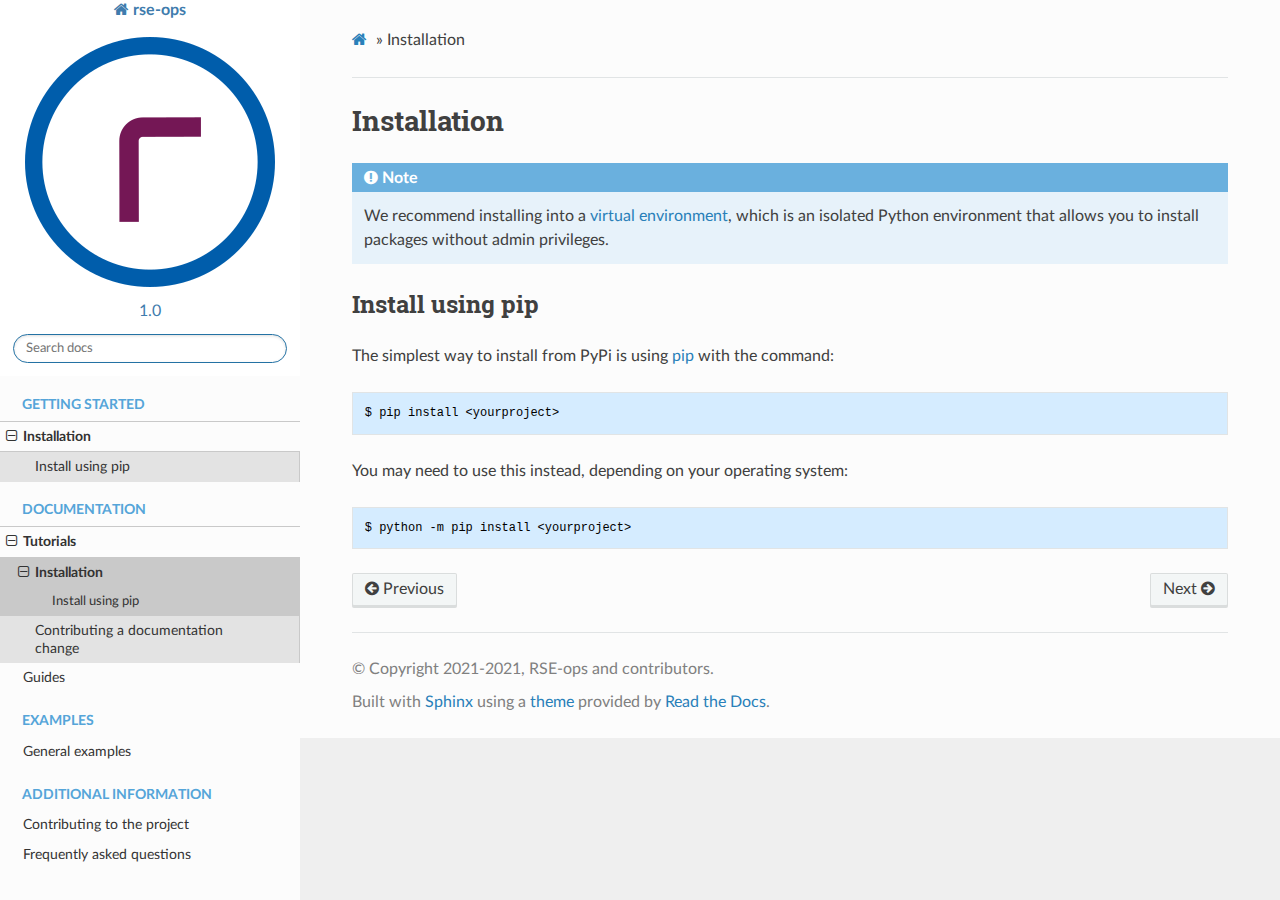
<file: tutorials/installation.html>
<!DOCTYPE html>
<html class="writer-html5" lang="en" >
<head>
  <meta charset="utf-8" /><meta name="generator" content="Docutils 0.17.1: http://docutils.sourceforge.net/" />

  <meta name="viewport" content="width=device-width, initial-scale=1.0" />
  <title>Installation &mdash; rse-ops 1.0.0 documentation</title>
      <link rel="stylesheet" href="../_static/pygments.css" type="text/css" />
      <link rel="stylesheet" href="../_static/css/rseops.css" type="text/css" />
      <link rel="stylesheet" href="../_static/copybutton.css" type="text/css" />
      <link rel="stylesheet" href="../_static/css/rseops.css" type="text/css" />
      <link rel="stylesheet" href="../_static/sg_gallery.css" type="text/css" />
      <link rel="stylesheet" href="../_static/sg_gallery-binder.css" type="text/css" />
      <link rel="stylesheet" href="../_static/sg_gallery-dataframe.css" type="text/css" />
      <link rel="stylesheet" href="../_static/sg_gallery-rendered-html.css" type="text/css" />
      <link rel="stylesheet" href="../_static/css/reset-syntax.css" type="text/css" />
      <link rel="stylesheet" href="../_static/pygments.css" type="text/css" />
    <link rel="shortcut icon" href="../_static/favicon.ico"/>
  <!--[if lt IE 9]>
    <script src="../_static/js/html5shiv.min.js"></script>
  <![endif]-->
  
        <script data-url_root="../" id="documentation_options" src="../_static/documentation_options.js"></script>
        <script src="../_static/jquery.js"></script>
        <script src="../_static/underscore.js"></script>
        <script src="../_static/doctools.js"></script>
        <script src="../_static/clipboard.min.js"></script>
        <script src="../_static/copybutton.js"></script>
    <script src="../_static/js/theme.js"></script>
    <link rel="index" title="Index" href="../genindex.html" />
    <link rel="search" title="Search" href="../search.html" />
    <link rel="next" title="Tutorials" href="index.html" />
    <link rel="prev" title="RSE-ops Documentation" href="../index.html" /> 
</head>

<body class="wy-body-for-nav"> 
  <div class="wy-grid-for-nav">
    <nav data-toggle="wy-nav-shift" class="wy-nav-side">
      <div class="wy-side-scroll">
        <div class="wy-side-nav-search" >
            <a href="../index.html" class="icon icon-home"> rse-ops
            <img src="../_static/rse-ops-circle.png" class="logo" alt="Logo"/>
          </a>
              <div class="version">
                1.0
              </div>
<div role="search">
  <form id="rtd-search-form" class="wy-form" action="../search.html" method="get">
    <input type="text" name="q" placeholder="Search docs" />
    <input type="hidden" name="check_keywords" value="yes" />
    <input type="hidden" name="area" value="default" />
  </form>
</div>
        </div><div class="wy-menu wy-menu-vertical" data-spy="affix" role="navigation" aria-label="Navigation menu">
              <p class="caption" role="heading"><span class="caption-text">Getting started</span></p>
<ul class="current">
<li class="toctree-l1 current"><a class="current reference internal" href="#">Installation</a><ul>
<li class="toctree-l2"><a class="reference internal" href="#install-using-pip">Install using pip</a></li>
</ul>
</li>
</ul>
<p class="caption" role="heading"><span class="caption-text">Documentation</span></p>
<ul class="current">
<li class="toctree-l1 current"><a class="reference internal" href="index.html">Tutorials</a><ul class="current">
<li class="toctree-l2 current"><a class="current reference internal" href="#">Installation</a><ul>
<li class="toctree-l3"><a class="reference internal" href="#install-using-pip">Install using pip</a></li>
</ul>
</li>
<li class="toctree-l2"><a class="reference internal" href="contributing_docs.html">Contributing a documentation change</a></li>
</ul>
</li>
<li class="toctree-l1"><a class="reference internal" href="../guides/index.html">Guides</a></li>
</ul>
<p class="caption" role="heading"><span class="caption-text">Examples</span></p>
<ul>
<li class="toctree-l1"><a class="reference internal" href="../auto_examples/index.html">General examples</a></li>
</ul>
<p class="caption" role="heading"><span class="caption-text">Additional Information</span></p>
<ul>
<li class="toctree-l1"><a class="reference internal" href="contributing.html">Contributing to the project</a></li>
<li class="toctree-l1"><a class="reference internal" href="../faq/index.html">Frequently asked questions</a></li>
</ul>

        </div>
      </div>
    </nav>

    <section data-toggle="wy-nav-shift" class="wy-nav-content-wrap"><nav class="wy-nav-top" aria-label="Mobile navigation menu" >
          <i data-toggle="wy-nav-top" class="fa fa-bars"></i>
          <a href="../index.html">rse-ops</a>
      </nav>

      <div class="wy-nav-content">
        <div class="rst-content">
          <div role="navigation" aria-label="Page navigation">
  <ul class="wy-breadcrumbs">
      <li><a href="../index.html" class="icon icon-home"></a> &raquo;</li>
      <li>Installation</li>
      <li class="wy-breadcrumbs-aside">
      </li>
  </ul>
  <hr/>
</div>
          <div role="main" class="document" itemscope="itemscope" itemtype="http://schema.org/Article">
           <div itemprop="articleBody">
             
  <section class="tex2jax_ignore mathjax_ignore" id="installation">
<h1>Installation<a class="headerlink" href="#installation" title="Permalink to this headline">¶</a></h1>
<div class="admonition note">
<p class="admonition-title">Note</p>
<p>We recommend installing into a
<a class="reference external" href="https://docs.python.org/3/tutorial/venv.html">virtual environment</a>,
which is an isolated Python environment that allows you to install
packages without admin privileges.</p>
</div>
<section id="install-using-pip">
<h2>Install using pip<a class="headerlink" href="#install-using-pip" title="Permalink to this headline">¶</a></h2>
<p>The simplest way to install from PyPi is using <a class="reference external" href="https://pip.pypa.io/">pip</a> with the command:</p>
<div class="highlight-bash notranslate"><div class="highlight"><pre><span></span>$ pip install &lt;yourproject&gt;
</pre></div>
</div>
<p>You may need to use this instead, depending on your operating system:</p>
<div class="highlight-bash notranslate"><div class="highlight"><pre><span></span>$ python -m pip install &lt;yourproject&gt;
</pre></div>
</div>
</section>
</section>


           </div>
          </div>
          <footer><div class="rst-footer-buttons" role="navigation" aria-label="Footer">
        <a href="../index.html" class="btn btn-neutral float-left" title="RSE-ops Documentation" accesskey="p" rel="prev"><span class="fa fa-arrow-circle-left" aria-hidden="true"></span> Previous</a>
        <a href="index.html" class="btn btn-neutral float-right" title="Tutorials" accesskey="n" rel="next">Next <span class="fa fa-arrow-circle-right" aria-hidden="true"></span></a>
    </div>

  <hr/>

  <div role="contentinfo">
    <p>&#169; Copyright 2021-2021, RSE-ops and contributors.</p>
  </div>

  Built with <a href="https://www.sphinx-doc.org/">Sphinx</a> using a
    <a href="https://github.com/readthedocs/sphinx_rtd_theme">theme</a>
    provided by <a href="https://readthedocs.org">Read the Docs</a>.
   

</footer>
        </div>
      </div>
    </section>
  </div>
  <script>
      jQuery(function () {
          SphinxRtdTheme.Navigation.enable(true);
      });
  </script> 

</body>
</html>
</file>
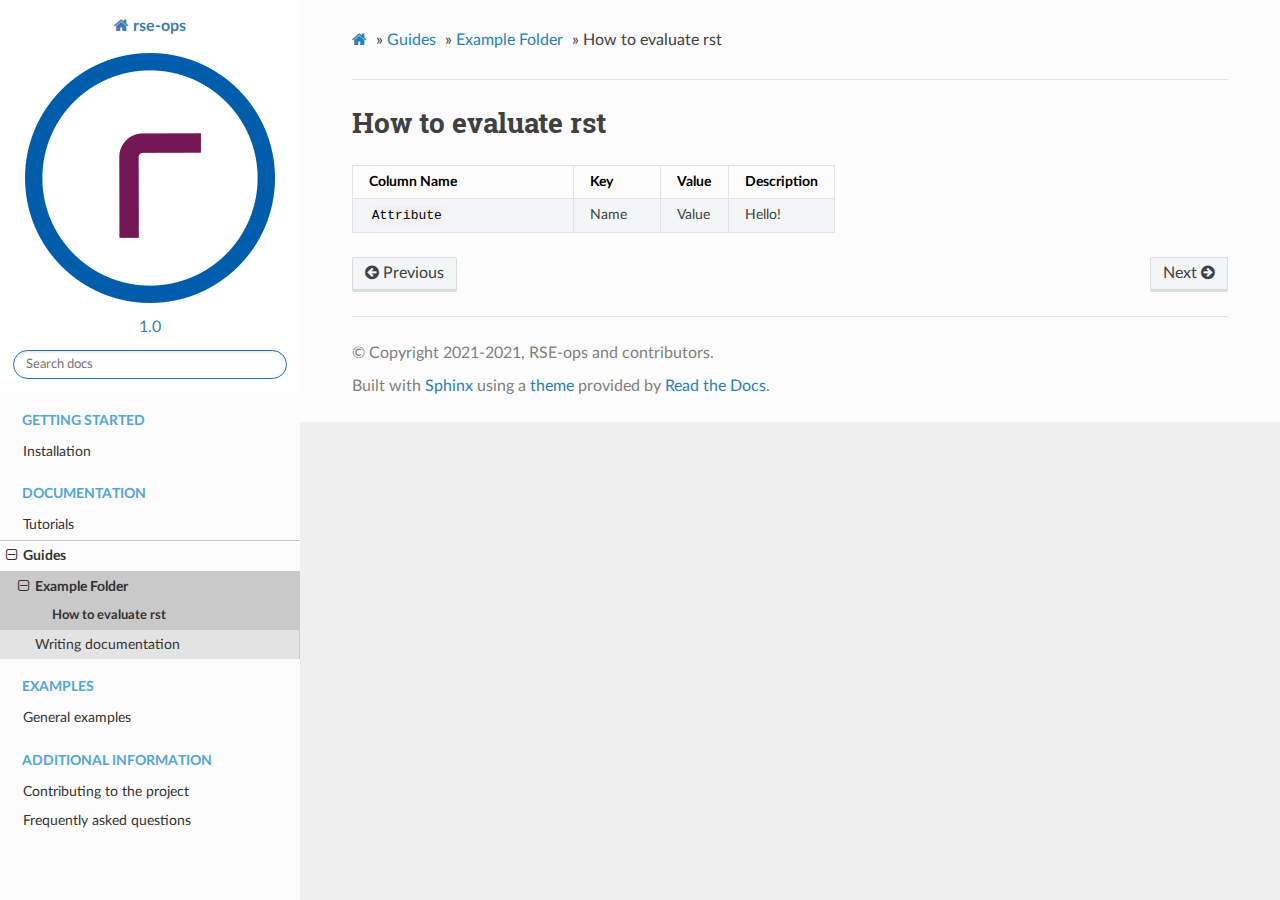
<file: guides/example/another.html>
<!DOCTYPE html>
<html class="writer-html5" lang="en" >
<head>
  <meta charset="utf-8" /><meta name="generator" content="Docutils 0.17.1: http://docutils.sourceforge.net/" />

  <meta name="viewport" content="width=device-width, initial-scale=1.0" />
  <title>How to evaluate rst &mdash; rse-ops 1.0.0 documentation</title>
      <link rel="stylesheet" href="../../_static/pygments.css" type="text/css" />
      <link rel="stylesheet" href="../../_static/css/rseops.css" type="text/css" />
      <link rel="stylesheet" href="../../_static/copybutton.css" type="text/css" />
      <link rel="stylesheet" href="../../_static/css/rseops.css" type="text/css" />
      <link rel="stylesheet" href="../../_static/sg_gallery.css" type="text/css" />
      <link rel="stylesheet" href="../../_static/sg_gallery-binder.css" type="text/css" />
      <link rel="stylesheet" href="../../_static/sg_gallery-dataframe.css" type="text/css" />
      <link rel="stylesheet" href="../../_static/sg_gallery-rendered-html.css" type="text/css" />
      <link rel="stylesheet" href="../../_static/css/reset-syntax.css" type="text/css" />
      <link rel="stylesheet" href="../../_static/pygments.css" type="text/css" />
    <link rel="shortcut icon" href="../../_static/favicon.ico"/>
  <!--[if lt IE 9]>
    <script src="../../_static/js/html5shiv.min.js"></script>
  <![endif]-->
  
        <script data-url_root="../../" id="documentation_options" src="../../_static/documentation_options.js"></script>
        <script src="../../_static/jquery.js"></script>
        <script src="../../_static/underscore.js"></script>
        <script src="../../_static/doctools.js"></script>
        <script src="../../_static/clipboard.min.js"></script>
        <script src="../../_static/copybutton.js"></script>
    <script src="../../_static/js/theme.js"></script>
    <link rel="index" title="Index" href="../../genindex.html" />
    <link rel="search" title="Search" href="../../search.html" />
    <link rel="next" title="Writing documentation" href="../writing_documentation.html" />
    <link rel="prev" title="Example Folder" href="index.html" /> 
</head>

<body class="wy-body-for-nav"> 
  <div class="wy-grid-for-nav">
    <nav data-toggle="wy-nav-shift" class="wy-nav-side">
      <div class="wy-side-scroll">
        <div class="wy-side-nav-search" >
            <a href="../../index.html" class="icon icon-home"> rse-ops
            <img src="../../_static/rse-ops-circle.png" class="logo" alt="Logo"/>
          </a>
              <div class="version">
                1.0
              </div>
<div role="search">
  <form id="rtd-search-form" class="wy-form" action="../../search.html" method="get">
    <input type="text" name="q" placeholder="Search docs" />
    <input type="hidden" name="check_keywords" value="yes" />
    <input type="hidden" name="area" value="default" />
  </form>
</div>
        </div><div class="wy-menu wy-menu-vertical" data-spy="affix" role="navigation" aria-label="Navigation menu">
              <p class="caption" role="heading"><span class="caption-text">Getting started</span></p>
<ul>
<li class="toctree-l1"><a class="reference internal" href="../../tutorials/installation.html">Installation</a></li>
</ul>
<p class="caption" role="heading"><span class="caption-text">Documentation</span></p>
<ul class="current">
<li class="toctree-l1"><a class="reference internal" href="../../tutorials/index.html">Tutorials</a></li>
<li class="toctree-l1 current"><a class="reference internal" href="../index.html">Guides</a><ul class="current">
<li class="toctree-l2 current"><a class="reference internal" href="index.html">Example Folder</a><ul class="current">
<li class="toctree-l3 current"><a class="current reference internal" href="#">How to evaluate rst</a></li>
</ul>
</li>
<li class="toctree-l2"><a class="reference internal" href="../writing_documentation.html">Writing documentation</a></li>
</ul>
</li>
</ul>
<p class="caption" role="heading"><span class="caption-text">Examples</span></p>
<ul>
<li class="toctree-l1"><a class="reference internal" href="../../auto_examples/index.html">General examples</a></li>
</ul>
<p class="caption" role="heading"><span class="caption-text">Additional Information</span></p>
<ul>
<li class="toctree-l1"><a class="reference internal" href="../../tutorials/contributing.html">Contributing to the project</a></li>
<li class="toctree-l1"><a class="reference internal" href="../../faq/index.html">Frequently asked questions</a></li>
</ul>

        </div>
      </div>
    </nav>

    <section data-toggle="wy-nav-shift" class="wy-nav-content-wrap"><nav class="wy-nav-top" aria-label="Mobile navigation menu" >
          <i data-toggle="wy-nav-top" class="fa fa-bars"></i>
          <a href="../../index.html">rse-ops</a>
      </nav>

      <div class="wy-nav-content">
        <div class="rst-content">
          <div role="navigation" aria-label="Page navigation">
  <ul class="wy-breadcrumbs">
      <li><a href="../../index.html" class="icon icon-home"></a> &raquo;</li>
          <li><a href="../index.html">Guides</a> &raquo;</li>
          <li><a href="index.html">Example Folder</a> &raquo;</li>
      <li>How to evaluate rst</li>
      <li class="wy-breadcrumbs-aside">
      </li>
  </ul>
  <hr/>
</div>
          <div role="main" class="document" itemscope="itemscope" itemtype="http://schema.org/Article">
           <div itemprop="articleBody">
             
  <section class="tex2jax_ignore mathjax_ignore" id="how-to-evaluate-rst">
<span id="guide-another"></span><h1>How to evaluate rst<a class="headerlink" href="#how-to-evaluate-rst" title="Permalink to this headline">¶</a></h1>
<table class="docutils align-default">
<colgroup>
<col style="width: 46%" />
<col style="width: 18%" />
<col style="width: 14%" />
<col style="width: 23%" />
</colgroup>
<thead>
<tr class="row-odd"><th class="head"><p>Column Name</p></th>
<th class="head"><p>Key</p></th>
<th class="head"><p>Value</p></th>
<th class="head"><p>Description</p></th>
</tr>
</thead>
<tbody>
<tr class="row-even"><td><p><code class="xref py py-attr docutils literal notranslate"><span class="pre">Attribute</span></code></p></td>
<td><p>Name</p></td>
<td><p>Value</p></td>
<td><p>Hello!</p></td>
</tr>
</tbody>
</table>
</section>


           </div>
          </div>
          <footer><div class="rst-footer-buttons" role="navigation" aria-label="Footer">
        <a href="index.html" class="btn btn-neutral float-left" title="Example Folder" accesskey="p" rel="prev"><span class="fa fa-arrow-circle-left" aria-hidden="true"></span> Previous</a>
        <a href="../writing_documentation.html" class="btn btn-neutral float-right" title="Writing documentation" accesskey="n" rel="next">Next <span class="fa fa-arrow-circle-right" aria-hidden="true"></span></a>
    </div>

  <hr/>

  <div role="contentinfo">
    <p>&#169; Copyright 2021-2021, RSE-ops and contributors.</p>
  </div>

  Built with <a href="https://www.sphinx-doc.org/">Sphinx</a> using a
    <a href="https://github.com/readthedocs/sphinx_rtd_theme">theme</a>
    provided by <a href="https://readthedocs.org">Read the Docs</a>.
   

</footer>
        </div>
      </div>
    </section>
  </div>
  <script>
      jQuery(function () {
          SphinxRtdTheme.Navigation.enable(true);
      });
  </script> 

</body>
</html>
</file>
<file: _static/pygments.css>
pre { line-height: 125%; }
td.linenos .normal { color: inherit; background-color: transparent; padding-left: 5px; padding-right: 5px; }
span.linenos { color: inherit; background-color: transparent; padding-left: 5px; padding-right: 5px; }
td.linenos .special { color: #000000; background-color: #ffffc0; padding-left: 5px; padding-right: 5px; }
span.linenos.special { color: #000000; background-color: #ffffc0; padding-left: 5px; padding-right: 5px; }
.highlight .hll { background-color: #ffffcc }
.highlight { background: #d5ecff; }
.highlight .c { color: #408090; font-style: italic } /* Comment */
.highlight .err { border: 1px solid #FF0000 } /* Error */
.highlight .k { color: #007020; font-weight: bold } /* Keyword */
.highlight .o { color: #666666 } /* Operator */
.highlight .ch { color: #408090; font-style: italic } /* Comment.Hashbang */
.highlight .cm { color: #408090; font-style: italic } /* Comment.Multiline */
.highlight .cp { color: #007020 } /* Comment.Preproc */
.highlight .cpf { color: #408090; font-style: italic } /* Comment.PreprocFile */
.highlight .c1 { color: #408090; font-style: italic } /* Comment.Single */
.highlight .cs { color: #408090; background-color: #fff0f0 } /* Comment.Special */
.highlight .gd { color: #A00000 } /* Generic.Deleted */
.highlight .ge { font-style: italic } /* Generic.Emph */
.highlight .gr { color: #FF0000 } /* Generic.Error */
.highlight .gh { color: #000080; font-weight: bold } /* Generic.Heading */
.highlight .gi { color: #00A000 } /* Generic.Inserted */
.highlight .go { color: #333333 } /* Generic.Output */
.highlight .gp { color: #c65d09; font-weight: bold } /* Generic.Prompt */
.highlight .gs { font-weight: bold } /* Generic.Strong */
.highlight .gu { color: #800080; font-weight: bold } /* Generic.Subheading */
.highlight .gt { color: #0044DD } /* Generic.Traceback */
.highlight .kc { color: #007020; font-weight: bold } /* Keyword.Constant */
.highlight .kd { color: #007020; font-weight: bold } /* Keyword.Declaration */
.highlight .kn { color: #007020; font-weight: bold } /* Keyword.Namespace */
.highlight .kp { color: #007020 } /* Keyword.Pseudo */
.highlight .kr { color: #007020; font-weight: bold } /* Keyword.Reserved */
.highlight .kt { color: #902000 } /* Keyword.Type */
.highlight .m { color: #208050 } /* Literal.Number */
.highlight .s { color: #4070a0 } /* Literal.String */
.highlight .na { color: #4070a0 } /* Name.Attribute */
.highlight .nb { color: #007020 } /* Name.Builtin */
.highlight .nc { color: #0e84b5; font-weight: bold } /* Name.Class */
.highlight .no { color: #60add5 } /* Name.Constant */
.highlight .nd { color: #555555; font-weight: bold } /* Name.Decorator */
.highlight .ni { color: #d55537; font-weight: bold } /* Name.Entity */
.highlight .ne { color: #007020 } /* Name.Exception */
.highlight .nf { color: #06287e } /* Name.Function */
.highlight .nl { color: #002070; font-weight: bold } /* Name.Label */
.highlight .nn { color: #0e84b5; font-weight: bold } /* Name.Namespace */
.highlight .nt { color: #062873; font-weight: bold } /* Name.Tag */
.highlight .nv { color: #bb60d5 } /* Name.Variable */
.highlight .ow { color: #007020; font-weight: bold } /* Operator.Word */
.highlight .w { color: #bbbbbb } /* Text.Whitespace */
.highlight .mb { color: #208050 } /* Literal.Number.Bin */
.highlight .mf { color: #208050 } /* Literal.Number.Float */
.highlight .mh { color: #208050 } /* Literal.Number.Hex */
.highlight .mi { color: #208050 } /* Literal.Number.Integer */
.highlight .mo { color: #208050 } /* Literal.Number.Oct */
.highlight .sa { color: #4070a0 } /* Literal.String.Affix */
.highlight .sb { color: #4070a0 } /* Literal.String.Backtick */
.highlight .sc { color: #4070a0 } /* Literal.String.Char */
.highlight .dl { color: #4070a0 } /* Literal.String.Delimiter */
.highlight .sd { color: #4070a0; font-style: italic } /* Literal.String.Doc */
.highlight .s2 { color: #4070a0 } /* Literal.String.Double */
.highlight .se { color: #4070a0; font-weight: bold } /* Literal.String.Escape */
.highlight .sh { color: #4070a0 } /* Literal.String.Heredoc */
.highlight .si { color: #70a0d0; font-style: italic } /* Literal.String.Interpol */
.highlight .sx { color: #c65d09 } /* Literal.String.Other */
.highlight .sr { color: #235388 } /* Literal.String.Regex */
.highlight .s1 { color: #4070a0 } /* Literal.String.Single */
.highlight .ss { color: #517918 } /* Literal.String.Symbol */
.highlight .bp { color: #007020 } /* Name.Builtin.Pseudo */
.highlight .fm { color: #06287e } /* Name.Function.Magic */
.highlight .vc { color: #bb60d5 } /* Name.Variable.Class */
.highlight .vg { color: #bb60d5 } /* Name.Variable.Global */
.highlight .vi { color: #bb60d5 } /* Name.Variable.Instance */
.highlight .vm { color: #bb60d5 } /* Name.Variable.Magic */
.highlight .il { color: #208050 } /* Literal.Number.Integer.Long */
</file>
<file: _static/css/rseops.css>
@import url("theme.css");

.highlight a {
    text-decoration: underline;
}

.deprecated p {
    padding: 10px 7px 10px 10px;
    color: #b94a48;
    background-color: #F3E5E5;
    border: 1px solid #eed3d7;
}


/* Sidebar */

.wy-menu-vertical a {
    color: #333 !important;
}

.wy-menu-vertical li.current a:hover {
    background: #666;
}

.wy-menu-vertical li.current > a:hover, .wy-menu-vertical li.on a:hover {
    background: #666;
}

.wy-menu-vertical a:hover,
.wy-menu-vertical a:active,
.wy-menu-vertical a:focus {
  background-color: #005dab;
  color: white !important;
}

.wy-nav-side {
    background: #fcfcfc !important;
}

.wy-side-nav-search>a, .wy-side-nav-search .wy-dropdown>a {
    color: #3f7cad !important
}

.version {
    color: #3f7cad !important;
}

.wy-side-nav-search {
   background-color: white !important;
}

.deprecated p span.versionmodified {
    font-weight: bold;
}

.wy-nav-content {
    max-width: 1200px !important;
}


a:visited {
    color: #741755;
}

/* Spinx Gallery */

div.sphx-glr-download a {
    background-image: none !important;
    background-color: #d5ecff !important;
    border: 1px solid #d5ecff !important;
    min-width: 20em;
}

div.sphx-glr-download a:hover {
    box-shadow: none !important;
    background-color: #3f7cad !important;
    color: white !important;
    border: 1px solid #3f7cad !important;
}

.section {
    padding-bottom:20px !important;
}


/* custom */

a:hover {
    text-decoration: underline;
}

div.rst-content a:hover {
    color: #00b0e4 !important;
}

a.reference code.xref {
    color: #2980B9 !important;
    background: none;
    font-size: 95%;
}

a.reference code.xref:hover {
    color: #00b0e4 !important;
    text-decoration: underline;
}

code.literal {
    color: #000000 !important;
    border: none !important;
    background: #f2f2f2;
    font-size: 90%;
    font-weight: 500 !important;
    padding: 2px 3px 2px 3px;
}

ul p {
    margin-bottom: 0px !important;
}
</file>
<file: _static/copybutton.css>
/* Copy buttons */
button.copybtn {
    position: absolute;
    display: flex;
    top: .3em;
    right: .5em;
    width: 1.7em;
    height: 1.7em;
	opacity: 0;
    transition: opacity 0.3s, border .3s, background-color .3s;
    user-select: none;
    padding: 0;
    border: none;
    outline: none;
    border-radius: 0.4em;
    border: #e1e1e1 1px solid;
    background-color: rgb(245, 245, 245);
}

button.copybtn.success {
    border-color: #22863a;
}

button.copybtn img {
    width: 100%;
    padding: .2em;
}

div.highlight  {
    position: relative;
}

.highlight:hover button.copybtn {
	opacity: 1;
}

.highlight button.copybtn:hover {
    background-color: rgb(235, 235, 235);
}

.highlight button.copybtn:active {
    background-color: rgb(187, 187, 187);
}

/**
 * A minimal CSS-only tooltip copied from:
 *   https://codepen.io/mildrenben/pen/rVBrpK
 *
 * To use, write HTML like the following:
 *
 * <p class="o-tooltip--left" data-tooltip="Hey">Short</p>
 */
 .o-tooltip--left {
  position: relative;
 }

 .o-tooltip--left:after {
    opacity: 0;
    visibility: hidden;
    position: absolute;
    content: attr(data-tooltip);
    padding: .2em;
    font-size: .8em;
    left: -.2em;
    background: grey;
    color: white;
    white-space: nowrap;
    z-index: 2;
    border-radius: 2px;
    transform: translateX(-102%) translateY(0);
    transition: opacity 0.2s cubic-bezier(0.64, 0.09, 0.08, 1), transform 0.2s cubic-bezier(0.64, 0.09, 0.08, 1);
}

.o-tooltip--left:hover:after {
    display: block;
    opacity: 1;
    visibility: visible;
    transform: translateX(-100%) translateY(0);
    transition: opacity 0.2s cubic-bezier(0.64, 0.09, 0.08, 1), transform 0.2s cubic-bezier(0.64, 0.09, 0.08, 1);
    transition-delay: .5s;
}
</file>
<file: _static/sg_gallery.css>
/*
Sphinx-Gallery has compatible CSS to fix default sphinx themes
Tested for Sphinx 1.3.1 for all themes: default, alabaster, sphinxdoc,
scrolls, agogo, traditional, nature, haiku, pyramid
Tested for Read the Docs theme 0.1.7 */
.sphx-glr-thumbcontainer {
  background: #fff;
  border: solid #fff 1px;
  -moz-border-radius: 5px;
  -webkit-border-radius: 5px;
  border-radius: 5px;
  box-shadow: none;
  float: left;
  margin: 5px;
  min-height: 230px;
  padding-top: 5px;
  position: relative;
}
.sphx-glr-thumbcontainer:hover {
  border: solid #b4ddfc 1px;
  box-shadow: 0 0 15px rgba(142, 176, 202, 0.5);
}
.sphx-glr-thumbcontainer a.internal {
  bottom: 0;
  display: block;
  left: 0;
  padding: 150px 10px 0;
  position: absolute;
  right: 0;
  top: 0;
}
/* Next one is to avoid Sphinx traditional theme to cover all the
thumbnail with its default link Background color */
.sphx-glr-thumbcontainer a.internal:hover {
  background-color: transparent;
}

.sphx-glr-thumbcontainer p {
  margin: 0 0 .1em 0;
}
.sphx-glr-thumbcontainer .figure {
  margin: 10px;
  width: 160px;
}
.sphx-glr-thumbcontainer img {
  display: inline;
  max-height: 112px;
  max-width: 160px;
}
.sphx-glr-thumbcontainer[tooltip]:hover:after {
  background: rgba(0, 0, 0, 0.8);
  -webkit-border-radius: 5px;
  -moz-border-radius: 5px;
  border-radius: 5px;
  color: #fff;
  content: attr(tooltip);
  left: 95%;
  padding: 5px 15px;
  position: absolute;
  z-index: 98;
  width: 220px;
  bottom: 52%;
}
.sphx-glr-thumbcontainer[tooltip]:hover:before {
  border: solid;
  border-color: #333 transparent;
  border-width: 18px 0 0 20px;
  bottom: 58%;
  content: '';
  left: 85%;
  position: absolute;
  z-index: 99;
}

.sphx-glr-script-out {
  color: #888;
  margin: 0;
}
p.sphx-glr-script-out {
    padding-top: 0.7em;
}
.sphx-glr-script-out .highlight {
  background-color: transparent;
  margin-left: 2.5em;
  margin-top: -2.1em;
}
.sphx-glr-script-out .highlight pre {
  background-color: #fafae2;
  border: 0;
  max-height: 30em;
  overflow: auto;
  padding-left: 1ex;
  margin: 0px;
  word-break: break-word;
}
.sphx-glr-script-out + p {
  margin-top: 1.8em;
}
blockquote.sphx-glr-script-out {
  margin-left: 0pt;
}
.sphx-glr-script-out.highlight-pytb .highlight pre {
  color: #000;
  background-color: #ffe4e4;
  border: 1px solid #f66;
  margin-top: 10px;
  padding: 7px;
}

div.sphx-glr-footer {
    text-align: center;
}

div.sphx-glr-download {
  margin: 1em auto;
  vertical-align: middle;
}

div.sphx-glr-download a {
  background-color: #ffc;
  background-image: linear-gradient(to bottom, #FFC, #d5d57e);
  border-radius: 4px;
  border: 1px solid #c2c22d;
  color: #000;
  display: inline-block;
  font-weight: bold;
  padding: 1ex;
  text-align: center;
}

div.sphx-glr-download code.download {
  display: inline-block;
  white-space: normal;
  word-break: normal;
  overflow-wrap: break-word;
  /* border and background are given by the enclosing 'a' */
  border: none;
  background: none;
}

div.sphx-glr-download a:hover {
  box-shadow: inset 0 1px 0 rgba(255,255,255,.1), 0 1px 5px rgba(0,0,0,.25);
  text-decoration: none;
  background-image: none;
  background-color: #d5d57e;
}

.sphx-glr-example-title:target::before {
  display: block;
  content: "";
  margin-top: -50px;
  height: 50px;
  visibility: hidden;
}

ul.sphx-glr-horizontal {
  list-style: none;
  padding: 0;
}
ul.sphx-glr-horizontal li {
  display: inline;
}
ul.sphx-glr-horizontal img {
  height: auto !important;
}

.sphx-glr-single-img {
  margin: auto;
  display: block;
  max-width: 100%;
}

.sphx-glr-multi-img {
  max-width: 42%;
  height: auto;
}

div.sphx-glr-animation {
  margin: auto;
  display: block;
  max-width: 100%;
}
div.sphx-glr-animation .animation{
  display: block;
}

p.sphx-glr-signature a.reference.external {
  -moz-border-radius: 5px;
  -webkit-border-radius: 5px;
  border-radius: 5px;
  padding: 3px;
  font-size: 75%;
  text-align: right;
  margin-left: auto;
  display: table;
}

.sphx-glr-clear{
  clear: both;
}

a.sphx-glr-backref-instance {
  text-decoration: none;
}
</file>
<file: _static/sg_gallery-binder.css>
/* CSS for binder integration */

div.binder-badge {
  margin: 1em auto;
  vertical-align: middle;
}
</file>
<file: _static/sg_gallery-dataframe.css>
/* Pandas dataframe css */
/* Taken from: https://github.com/spatialaudio/nbsphinx/blob/fb3ba670fc1ba5f54d4c487573dbc1b4ecf7e9ff/src/nbsphinx.py#L587-L619 */

table.dataframe {
  border: none !important;
  border-collapse: collapse;
  border-spacing: 0;
  border-color: transparent;
  color: black;
  font-size: 12px;
  table-layout: fixed;
}
table.dataframe thead {
  border-bottom: 1px solid black;
  vertical-align: bottom;
}
table.dataframe tr,
table.dataframe th,
table.dataframe td {
  text-align: right;
  vertical-align: middle;
  padding: 0.5em 0.5em;
  line-height: normal;
  white-space: normal;
  max-width: none;
  border: none;
}
table.dataframe th {
  font-weight: bold;
}
table.dataframe tbody tr:nth-child(odd) {
  background: #f5f5f5;
}
table.dataframe tbody tr:hover {
  background: rgba(66, 165, 245, 0.2);
}
</file>
<file: _static/sg_gallery-rendered-html.css>
/* Adapted from notebook/static/style/style.min.css */

.rendered_html {
  color: #000;
  /* any extras will just be numbers: */
}
.rendered_html em {
  font-style: italic;
}
.rendered_html strong {
  font-weight: bold;
}
.rendered_html u {
  text-decoration: underline;
}
.rendered_html :link {
  text-decoration: underline;
}
.rendered_html :visited {
  text-decoration: underline;
}
.rendered_html h1 {
  font-size: 185.7%;
  margin: 1.08em 0 0 0;
  font-weight: bold;
  line-height: 1.0;
}
.rendered_html h2 {
  font-size: 157.1%;
  margin: 1.27em 0 0 0;
  font-weight: bold;
  line-height: 1.0;
}
.rendered_html h3 {
  font-size: 128.6%;
  margin: 1.55em 0 0 0;
  font-weight: bold;
  line-height: 1.0;
}
.rendered_html h4 {
  font-size: 100%;
  margin: 2em 0 0 0;
  font-weight: bold;
  line-height: 1.0;
}
.rendered_html h5 {
  font-size: 100%;
  margin: 2em 0 0 0;
  font-weight: bold;
  line-height: 1.0;
  font-style: italic;
}
.rendered_html h6 {
  font-size: 100%;
  margin: 2em 0 0 0;
  font-weight: bold;
  line-height: 1.0;
  font-style: italic;
}
.rendered_html h1:first-child {
  margin-top: 0.538em;
}
.rendered_html h2:first-child {
  margin-top: 0.636em;
}
.rendered_html h3:first-child {
  margin-top: 0.777em;
}
.rendered_html h4:first-child {
  margin-top: 1em;
}
.rendered_html h5:first-child {
  margin-top: 1em;
}
.rendered_html h6:first-child {
  margin-top: 1em;
}
.rendered_html ul:not(.list-inline),
.rendered_html ol:not(.list-inline) {
  padding-left: 2em;
}
.rendered_html ul {
  list-style: disc;
}
.rendered_html ul ul {
  list-style: square;
  margin-top: 0;
}
.rendered_html ul ul ul {
  list-style: circle;
}
.rendered_html ol {
  list-style: decimal;
}
.rendered_html ol ol {
  list-style: upper-alpha;
  margin-top: 0;
}
.rendered_html ol ol ol {
  list-style: lower-alpha;
}
.rendered_html ol ol ol ol {
  list-style: lower-roman;
}
.rendered_html ol ol ol ol ol {
  list-style: decimal;
}
.rendered_html * + ul {
  margin-top: 1em;
}
.rendered_html * + ol {
  margin-top: 1em;
}
.rendered_html hr {
  color: black;
  background-color: black;
}
.rendered_html pre {
  margin: 1em 2em;
  padding: 0px;
  background-color: #fff;
}
.rendered_html code {
  background-color: #eff0f1;
}
.rendered_html p code {
  padding: 1px 5px;
}
.rendered_html pre code {
  background-color: #fff;
}
.rendered_html pre,
.rendered_html code {
  border: 0;
  color: #000;
  font-size: 100%;
}
.rendered_html blockquote {
  margin: 1em 2em;
}
.rendered_html table {
  margin-left: auto;
  margin-right: auto;
  border: none;
  border-collapse: collapse;
  border-spacing: 0;
  color: black;
  font-size: 12px;
  table-layout: fixed;
}
.rendered_html thead {
  border-bottom: 1px solid black;
  vertical-align: bottom;
}
.rendered_html tr,
.rendered_html th,
.rendered_html td {
  text-align: right;
  vertical-align: middle;
  padding: 0.5em 0.5em;
  line-height: normal;
  white-space: normal;
  max-width: none;
  border: none;
}
.rendered_html th {
  font-weight: bold;
}
.rendered_html tbody tr:nth-child(odd) {
  background: #f5f5f5;
}
.rendered_html tbody tr:hover {
  background: rgba(66, 165, 245, 0.2);
}
.rendered_html * + table {
  margin-top: 1em;
}
.rendered_html p {
  text-align: left;
}
.rendered_html * + p {
  margin-top: 1em;
}
.rendered_html img {
  display: block;
  margin-left: auto;
  margin-right: auto;
}
.rendered_html * + img {
  margin-top: 1em;
}
.rendered_html img,
.rendered_html svg {
  max-width: 100%;
  height: auto;
}
.rendered_html img.unconfined,
.rendered_html svg.unconfined {
  max-width: none;
}
.rendered_html .alert {
  margin-bottom: initial;
}
.rendered_html * + .alert {
  margin-top: 1em;
}
[dir="rtl"] .rendered_html p {
  text-align: right;
}
</file>
